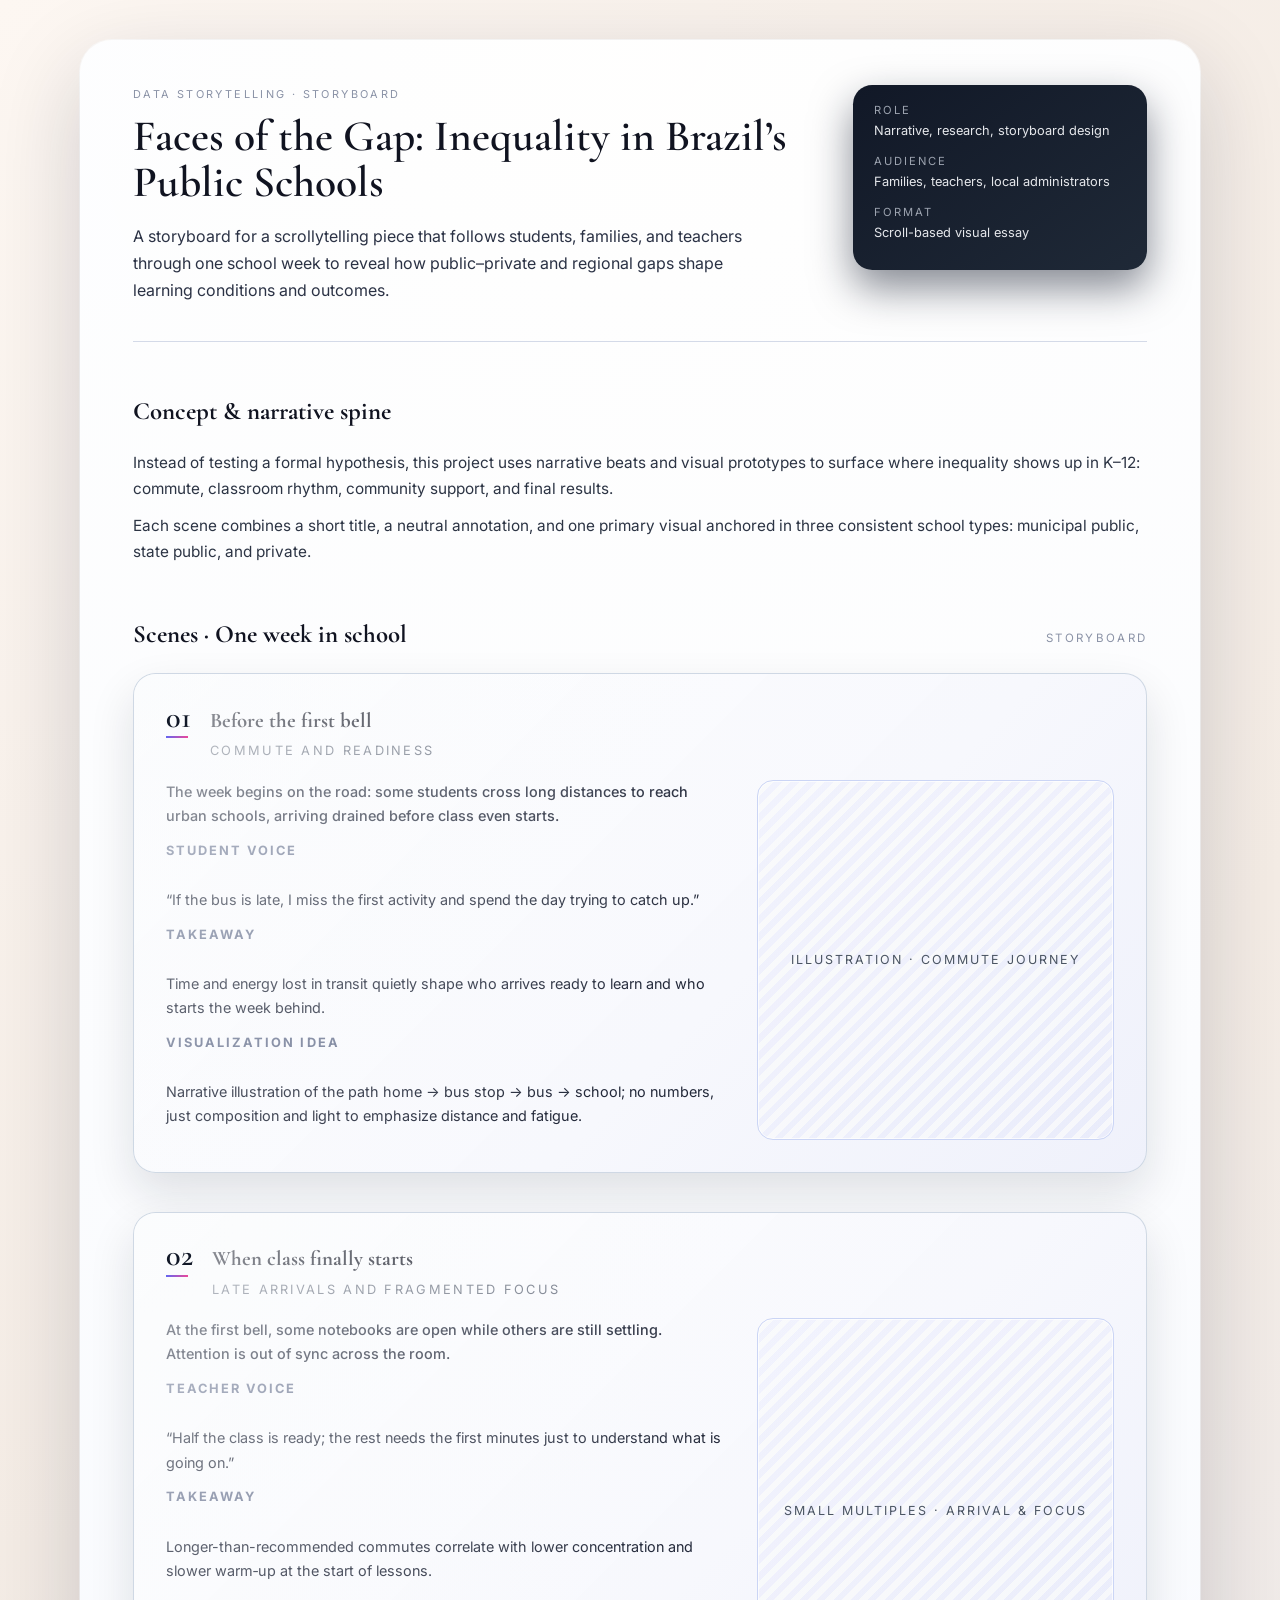
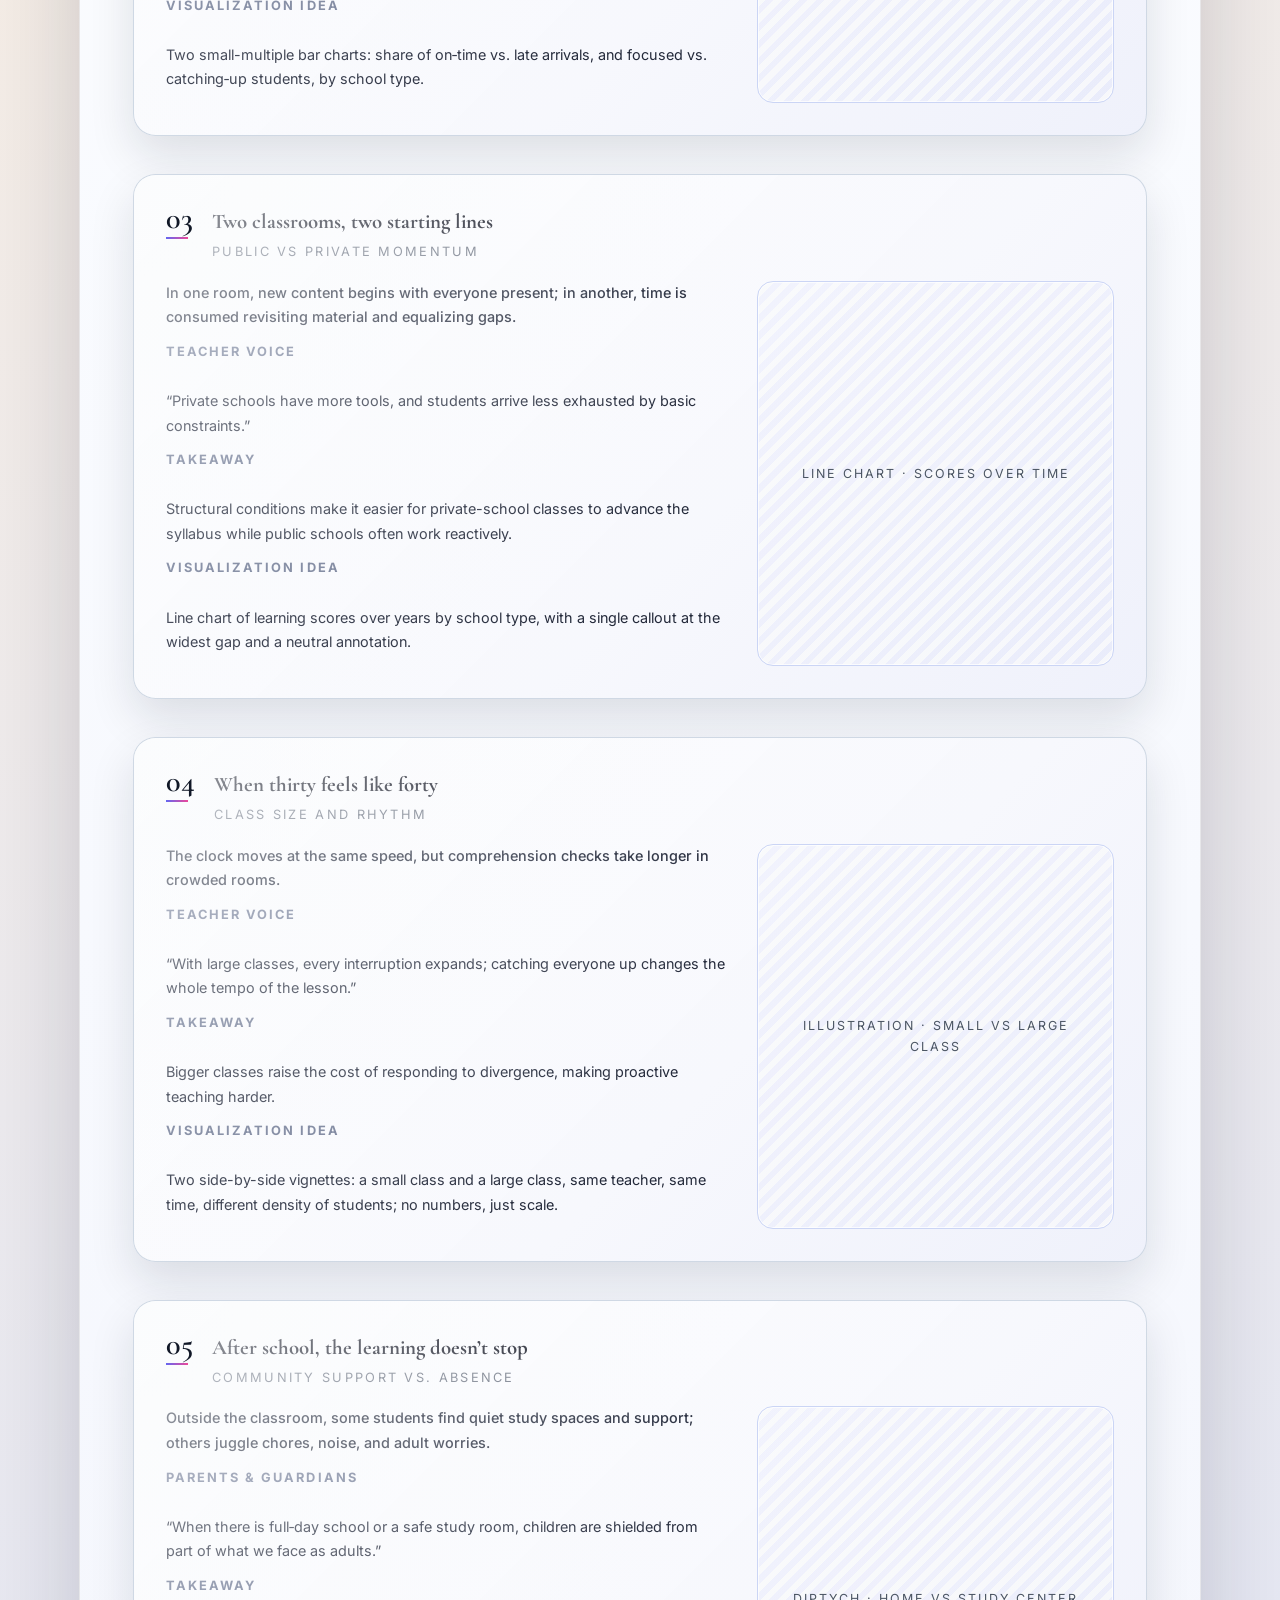
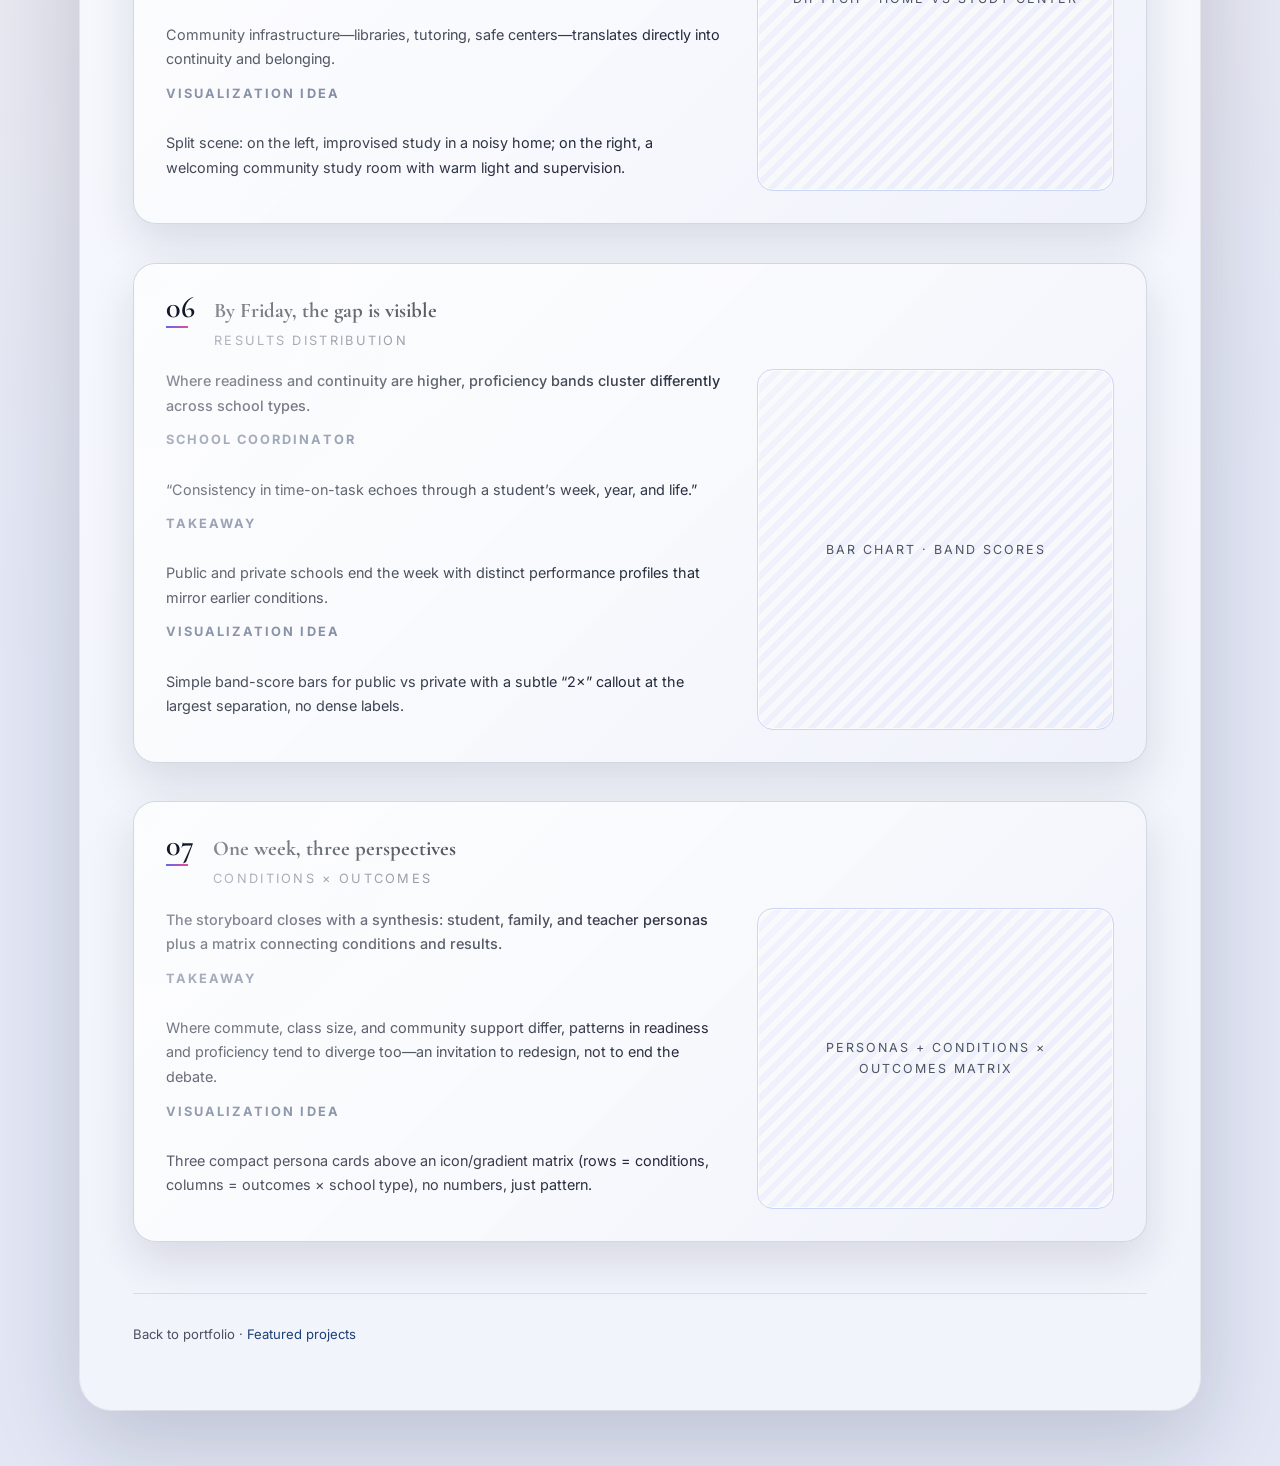
<file: gap-storyboard.html>
<!DOCTYPE html>
<html lang="en">
<head>
  <meta charset="UTF-8" />

  <title>Faces of the Gap · Storyboard</title>
  <meta name="viewport" content="width=device-width, initial-scale=1" />
  <link href="https://fonts.googleapis.com/css2?family=Cormorant+Garamond:wght@500;600;700&family=Inter:wght@300;400;500;600&display=swap" rel="stylesheet">
  <link rel="stylesheet" href="css/gap-storyboard.css" />
</head>
<body>
  <div class="story-page">

    <header class="story-hero">
      <div class="story-hero-text">
        <p class="story-eyebrow">Data storytelling · Storyboard</p>
        <h1 class="story-title">Faces of the Gap: Inequality in Brazil’s Public Schools</h1>
        <p class="story-deck">
          A storyboard for a scrollytelling piece that follows students, families, and teachers through one school week to reveal how public–private and regional gaps shape learning conditions and outcomes.
        </p>
      </div>

      <aside class="story-meta">
        <p><span>Role</span>Narrative, research, storyboard design</p>
        <p><span>Audience</span>Families, teachers, local administrators</p>
        <p><span>Format</span>Scroll-based visual essay</p>
      </aside>
    </header>

    <section class="story-section">
      <header class="section-head">
        <h2>Concept & narrative spine</h2>
      </header>
      <div class="section-body">
        <p>
          Instead of testing a formal hypothesis, this project uses narrative beats and visual prototypes to surface where inequality shows up in K–12: commute, classroom rhythm, community support, and final results.
        </p>
        <p>
          Each scene combines a short title, a neutral annotation, and one primary visual anchored in three consistent school types: municipal public, state public, and private.
        </p>
      </div>
    </section>

    <section class="story-section">
      <header class="section-head">
        <h2>Scenes · One week in school</h2>
        <span class="section-tag">Storyboard</span>
      </header>

      <ol class="scene-list">

        <!-- SCENE 1 -->
        <li class="scene">
          <div class="scene-header">
            <span class="scene-number">01</span>
            <div>
              <h3 class="scene-title">Before the first bell</h3>
              <p class="scene-kicker">Commute and readiness</p>
            </div>
          </div>

          <div class="scene-grid">
            <div class="scene-text">
              <p class="scene-note">
                The week begins on the road: some students cross long distances to reach urban schools, arriving drained before class even starts.
              </p>
              <p class="scene-voice">
                <strong>Student voice</strong><br>
                “If the bus is late, I miss the first activity and spend the day trying to catch up.”
              </p>
              <p class="scene-takeaway">
                <strong>Takeaway</strong><br>
                Time and energy lost in transit quietly shape who arrives ready to learn and who starts the week behind.
              </p>
              <p class="scene-design">
                <strong>Visualization idea</strong><br>
                Narrative illustration of the path home → bus stop → bus → school; no numbers, just composition and light to emphasize distance and fatigue.
              </p>
            </div>

            <div class="scene-visual">
              <div class="visual-placeholder">
                <span>Illustration · Commute journey</span>
              </div>
            </div>
          </div>
        </li>

        <!-- SCENE 2 -->
        <li class="scene">
          <div class="scene-header">
            <span class="scene-number">02</span>
            <div>
              <h3 class="scene-title">When class finally starts</h3>
              <p class="scene-kicker">Late arrivals and fragmented focus</p>
            </div>
          </div>

          <div class="scene-grid">
            <div class="scene-text">
              <p class="scene-note">
                At the first bell, some notebooks are open while others are still settling. Attention is out of sync across the room.
              </p>
              <p class="scene-voice">
                <strong>Teacher voice</strong><br>
                “Half the class is ready; the rest needs the first minutes just to understand what is going on.”
              </p>
              <p class="scene-takeaway">
                <strong>Takeaway</strong><br>
                Longer-than-recommended commutes correlate with lower concentration and slower warm‑up at the start of lessons.
              </p>
              <p class="scene-design">
                <strong>Visualization idea</strong><br>
                Two small-multiple bar charts: share of on‑time vs. late arrivals, and focused vs. catching‑up students, by school type.
              </p>
            </div>
            <div class="scene-visual">
              <div class="visual-placeholder">
                <span>Small multiples · Arrival & focus</span>
              </div>
            </div>
          </div>
        </li>

        <!-- SCENE 3 -->
        <li class="scene">
          <div class="scene-header">
            <span class="scene-number">03</span>
            <div>
              <h3 class="scene-title">Two classrooms, two starting lines</h3>
              <p class="scene-kicker">Public vs private momentum</p>
            </div>
          </div>

          <div class="scene-grid">
            <div class="scene-text">
              <p class="scene-note">
                In one room, new content begins with everyone present; in another, time is consumed revisiting material and equalizing gaps.
              </p>
              <p class="scene-voice">
                <strong>Teacher voice</strong><br>
                “Private schools have more tools, and students arrive less exhausted by basic constraints.”
              </p>
              <p class="scene-takeaway">
                <strong>Takeaway</strong><br>
                Structural conditions make it easier for private-school classes to advance the syllabus while public schools often work reactively.
              </p>
              <p class="scene-design">
                <strong>Visualization idea</strong><br>
                Line chart of learning scores over years by school type, with a single callout at the widest gap and a neutral annotation.
              </p>
            </div>
            <div class="scene-visual">
              <div class="visual-placeholder">
                <span>Line chart · Scores over time</span>
              </div>
            </div>
          </div>
        </li>

        <!-- SCENE 4 -->
        <li class="scene">
          <div class="scene-header">
            <span class="scene-number">04</span>
            <div>
              <h3 class="scene-title">When thirty feels like forty</h3>
              <p class="scene-kicker">Class size and rhythm</p>
            </div>
          </div>

          <div class="scene-grid">
            <div class="scene-text">
              <p class="scene-note">
                The clock moves at the same speed, but comprehension checks take longer in crowded rooms.
              </p>
              <p class="scene-voice">
                <strong>Teacher voice</strong><br>
                “With large classes, every interruption expands; catching everyone up changes the whole tempo of the lesson.”
              </p>
              <p class="scene-takeaway">
                <strong>Takeaway</strong><br>
                Bigger classes raise the cost of responding to divergence, making proactive teaching harder.
              </p>
              <p class="scene-design">
                <strong>Visualization idea</strong><br>
                Two side-by-side vignettes: a small class and a large class, same teacher, same time, different density of students; no numbers, just scale.
              </p>
            </div>
            <div class="scene-visual">
              <div class="visual-placeholder">
                <span>Illustration · Small vs large class</span>
              </div>
            </div>
          </div>
        </li>

        <!-- SCENE 5 -->
        <li class="scene">
          <div class="scene-header">
            <span class="scene-number">05</span>
            <div>
              <h3 class="scene-title">After school, the learning doesn’t stop</h3>
              <p class="scene-kicker">Community support vs. absence</p>
            </div>
          </div>

          <div class="scene-grid">
            <div class="scene-text">
              <p class="scene-note">
                Outside the classroom, some students find quiet study spaces and support; others juggle chores, noise, and adult worries.
              </p>
              <p class="scene-voice">
                <strong>Parents & guardians</strong><br>
                “When there is full‑day school or a safe study room, children are shielded from part of what we face as adults.”
              </p>
              <p class="scene-takeaway">
                <strong>Takeaway</strong><br>
                Community infrastructure—libraries, tutoring, safe centers—translates directly into continuity and belonging.
              </p>
              <p class="scene-design">
                <strong>Visualization idea</strong><br>
                Split scene: on the left, improvised study in a noisy home; on the right, a welcoming community study room with warm light and supervision.
              </p>
            </div>
            <div class="scene-visual">
              <div class="visual-placeholder">
                <span>Diptych · Home vs study center</span>
              </div>
            </div>
          </div>
        </li>

        <!-- SCENE 6 -->
        <li class="scene">
          <div class="scene-header">
            <span class="scene-number">06</span>
            <div>
              <h3 class="scene-title">By Friday, the gap is visible</h3>
              <p class="scene-kicker">Results distribution</p>
            </div>
          </div>

          <div class="scene-grid">
            <div class="scene-text">
              <p class="scene-note">
                Where readiness and continuity are higher, proficiency bands cluster differently across school types.
              </p>
              <p class="scene-voice">
                <strong>School coordinator</strong><br>
                “Consistency in time-on-task echoes through a student’s week, year, and life.”
              </p>
              <p class="scene-takeaway">
                <strong>Takeaway</strong><br>
                Public and private schools end the week with distinct performance profiles that mirror earlier conditions.
              </p>
              <p class="scene-design">
                <strong>Visualization idea</strong><br>
                Simple band-score bars for public vs private with a subtle “2×” callout at the largest separation, no dense labels.
              </p>
            </div>
            <div class="scene-visual">
              <div class="visual-placeholder">
                <span>Bar chart · Band scores</span>
              </div>
            </div>
          </div>
        </li>

        <!-- SCENE 7 -->
        <li class="scene">
          <div class="scene-header">
            <span class="scene-number">07</span>
            <div>
              <h3 class="scene-title">One week, three perspectives</h3>
              <p class="scene-kicker">Conditions × outcomes</p>
            </div>
          </div>

          <div class="scene-grid">
            <div class="scene-text">
              <p class="scene-note">
                The storyboard closes with a synthesis: student, family, and teacher personas plus a matrix connecting conditions and results.
              </p>
              <p class="scene-takeaway">
                <strong>Takeaway</strong><br>
                Where commute, class size, and community support differ, patterns in readiness and proficiency tend to diverge too—an invitation to redesign, not to end the debate.
              </p>
              <p class="scene-design">
                <strong>Visualization idea</strong><br>
                Three compact persona cards above an icon/gradient matrix (rows = conditions, columns = outcomes × school type), no numbers, just pattern.
              </p>
            </div>
            <div class="scene-visual">
              <div class="visual-placeholder">
                <span>Personas + Conditions × Outcomes matrix</span>
              </div>
            </div>
          </div>
        </li>

      </ol>
    </section>

    <footer class="story-footer">
      <p>
        Back to portfolio · <a href="index.html#projects">Featured projects</a>
      </p>
    </footer>

  </div>
</body>
</html>
</file>
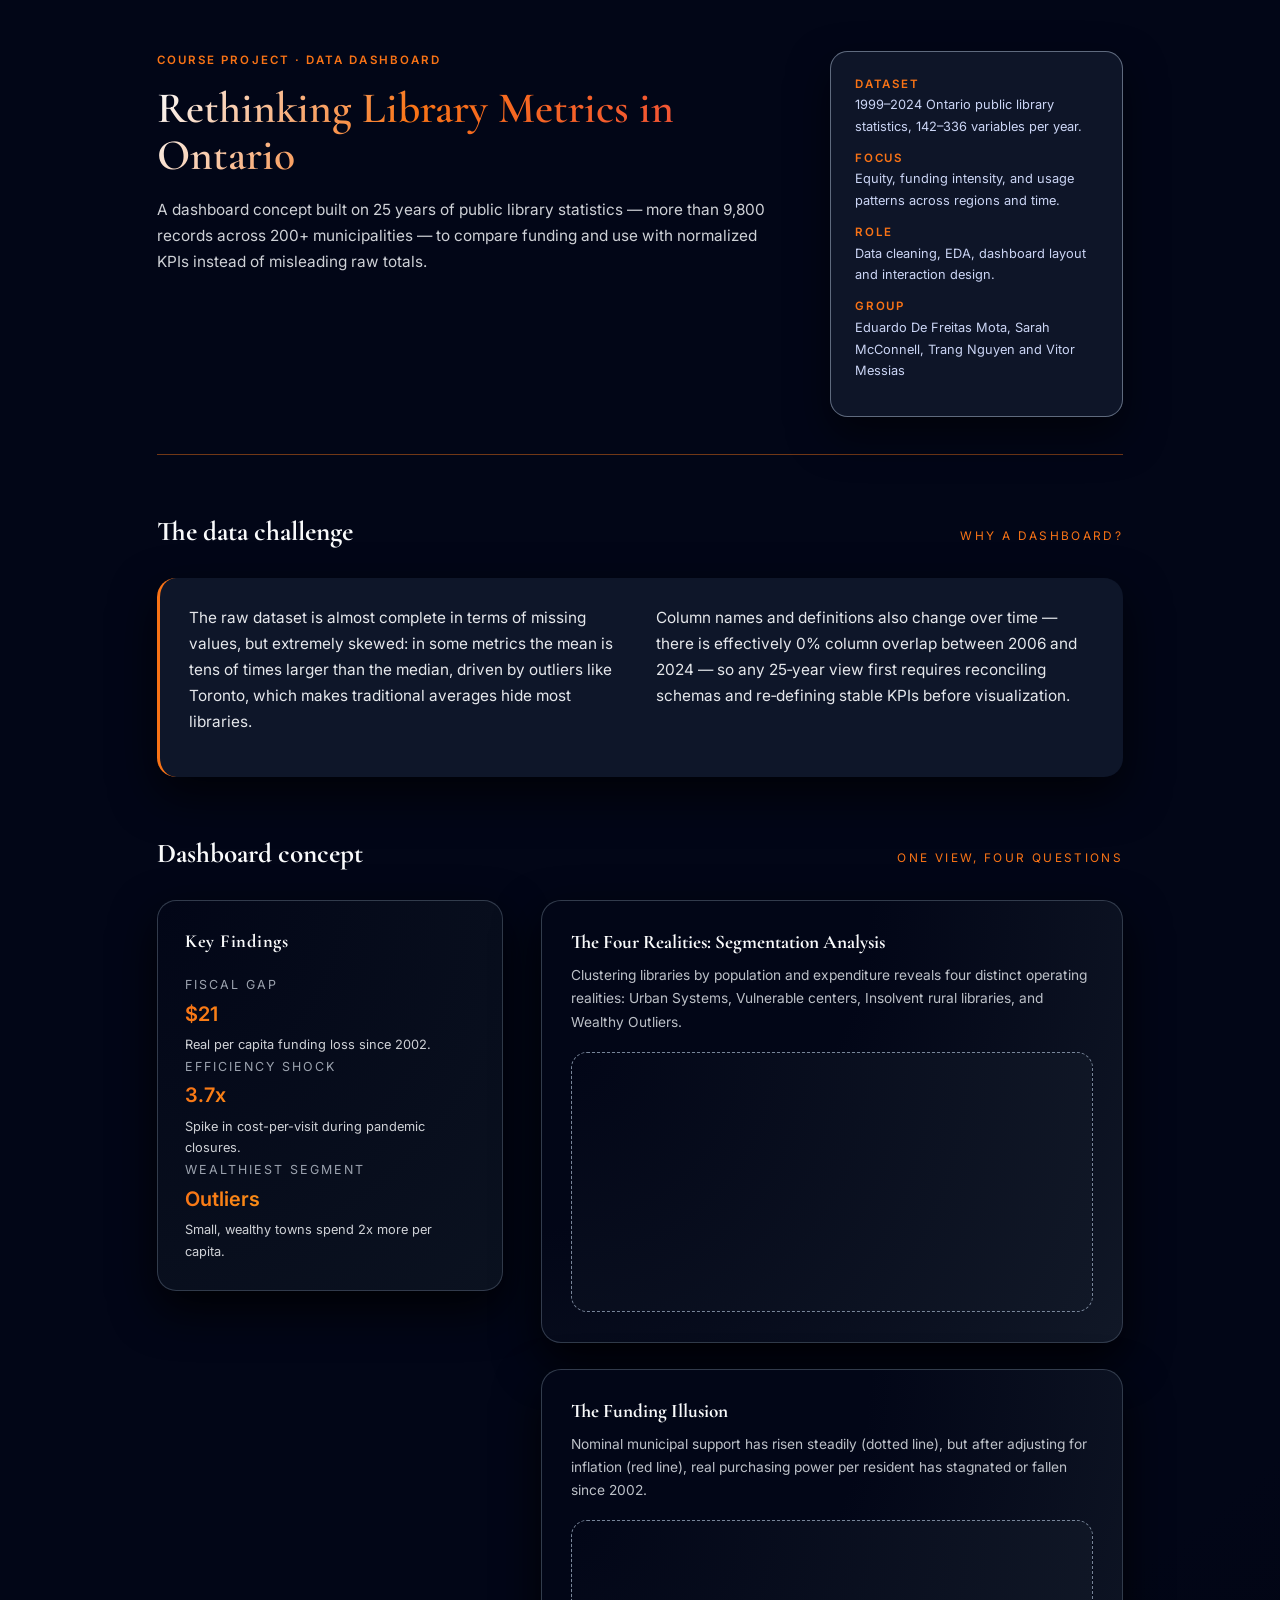
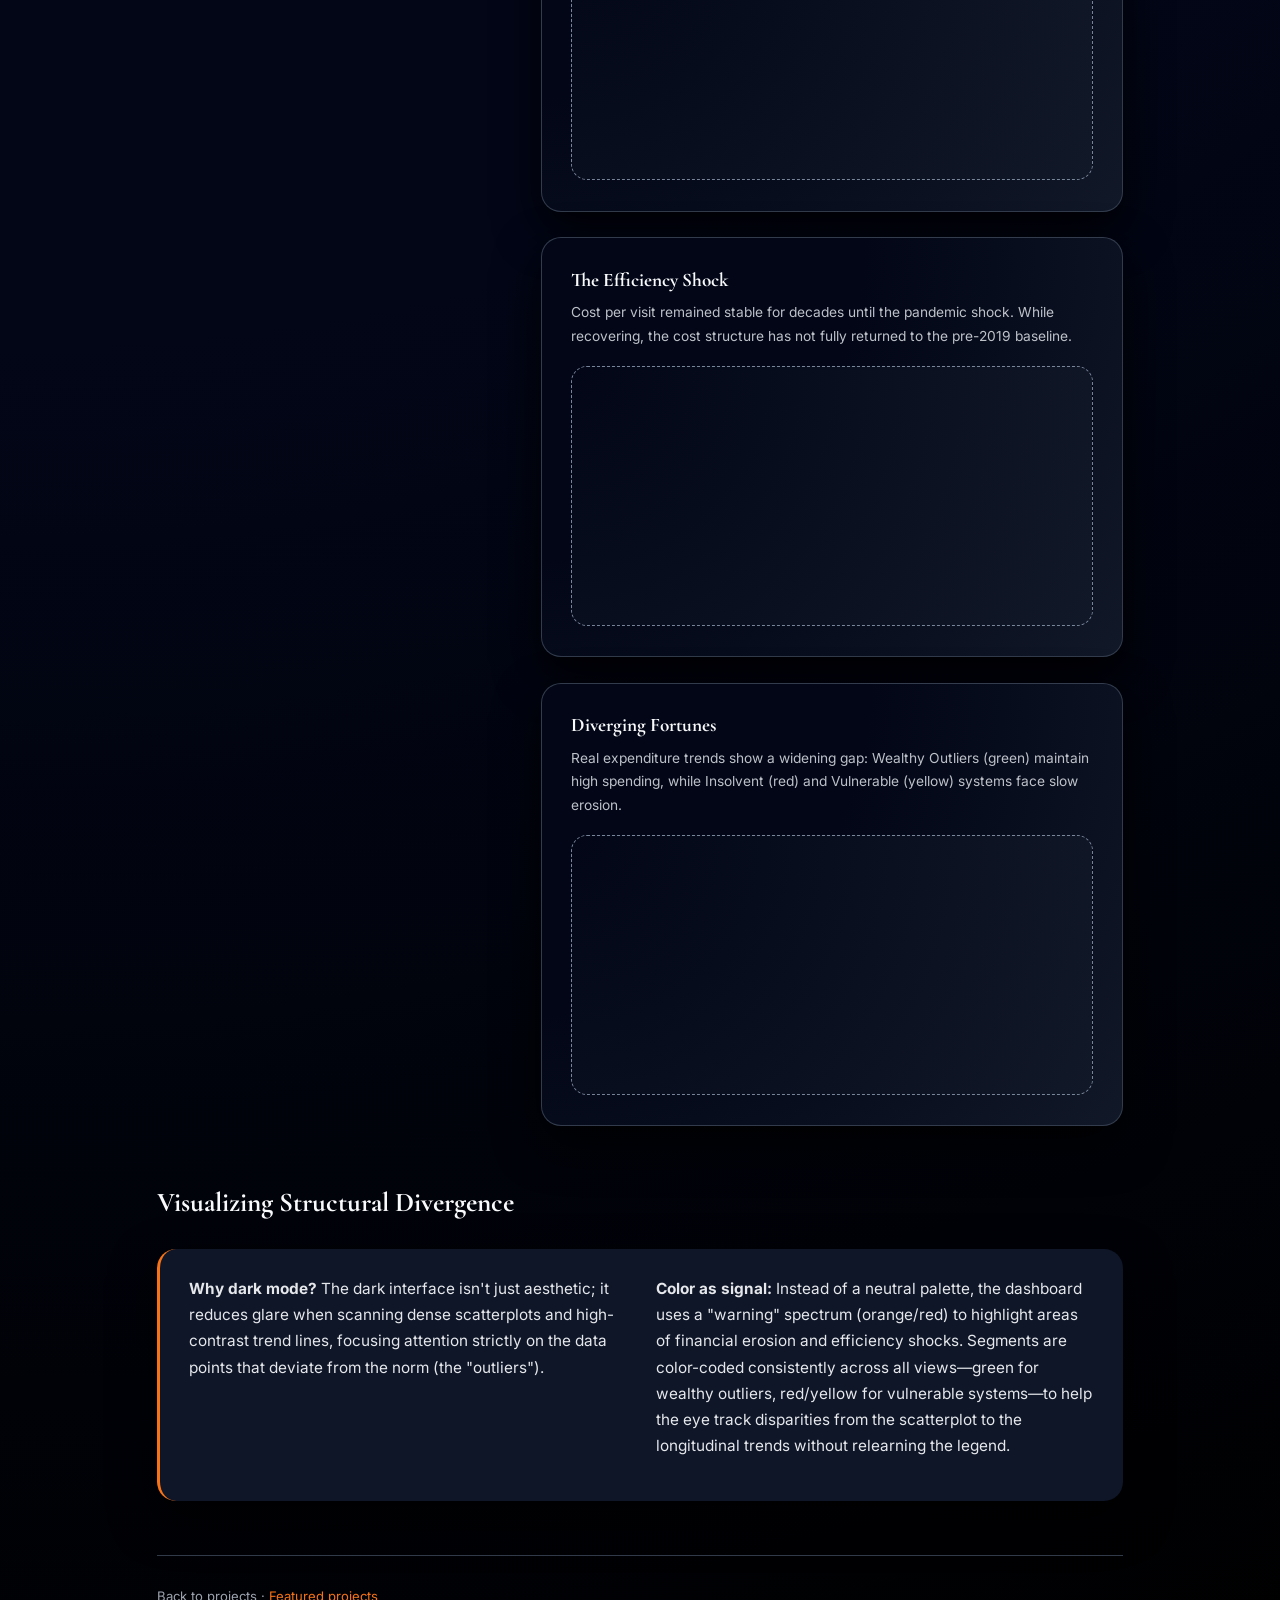
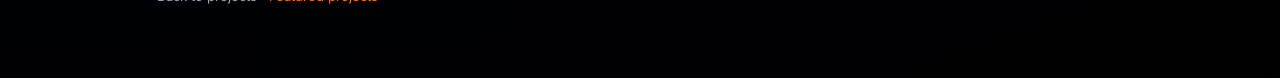
<file: libraries-dashboard.html>
<!DOCTYPE html>
<html lang="en">
<head>
  <meta charset="UTF-8" />
  <title>Rethinking Library Metrics in Ontario | Vitor Messias</title>
  <meta name="viewport" content="width=device-width, initial-scale=1" />
  <link href="https://fonts.googleapis.com/css2?family=Cormorant+Garamond:wght@500;600;700&family=Inter:wght@300;400;500;600&display=swap" rel="stylesheet">
  <link rel="stylesheet" href="css/libraries-dashboard.css" />
</head>
<body>
  <div class="page">

    <!-- HERO -->
    <header class="hero">
      <div class="hero-text">
        <p class="eyebrow">Course project · Data dashboard</p>
        <h1 class="hero-title">Rethinking Library Metrics in Ontario</h1>
        <p class="hero-deck">
          A dashboard concept built on 25 years of public library statistics — more than 9,800 records across 200+ municipalities — to compare funding and use with normalized KPIs instead of misleading raw totals.
        </p>
      </div>
      <aside class="hero-meta">
        <p><span>Dataset</span>1999–2024 Ontario public library statistics, 142–336 variables per year.</p>
        <p><span>Focus</span>Equity, funding intensity, and usage patterns across regions and time.</p>
        <p><span>Role</span>Data cleaning, EDA, dashboard layout and interaction design.</p>
        <p><span>Group</span>Eduardo De Freitas Mota, Sarah McConnell, Trang Nguyen and Vitor Messias </p>
      </aside>
    </header>

    <!-- SECTION: DATA CHALLENGE -->
    <section class="section">
      <header class="section-head">
        <h2>The data challenge</h2>
        <span class="section-tag">Why a dashboard?</span>
      </header>
      <div class="section-body two-col">
        <p>
          The raw dataset is almost complete in terms of missing values, but extremely skewed: in some metrics the mean is tens of times larger than the median, driven by outliers like Toronto, which makes traditional averages hide most libraries.
        </p>
        <p>
          Column names and definitions also change over time — there is effectively 0% column overlap between 2006 and 2024 — so any 25‑year view first requires reconciling schemas and re‑defining stable KPIs before visualization.
        </p>
      </div>
    </section>

    <!-- DASHBOARD LAYOUT -->
    <section class="section">
      <header class="section-head">
        <h2>Dashboard concept</h2>
        <span class="section-tag">One view, four questions</span>
      </header>

      <div class="dash-layout">
        <!-- LEFT: KEY FINDINGS (Updated to match data) -->
        <aside class="dash-sidebar">
          <div class="panel panel-kpis">
            <h3>Key Findings</h3>
            <div class="kpi">
              <span class="kpi-label">Fiscal Gap</span>
              <span class="kpi-value">$21</span>
              <span class="kpi-note">Real per capita funding loss since 2002.</span>
            </div>
            <div class="kpi">
              <span class="kpi-label">Efficiency Shock</span>
              <span class="kpi-value">3.7x</span>
              <span class="kpi-note">Spike in cost-per-visit during pandemic closures.</span>
            </div>
            <div class="kpi">
              <span class="kpi-label">Wealthiest Segment</span>
              <span class="kpi-value">Outliers</span>
              <span class="kpi-note">Small, wealthy towns spend 2x more per capita.</span>
            </div>
          </div>
        </aside>

        <!-- RIGHT: MAIN VIEWS -->
        <div class="dash-main">

          <!-- VIEW 1: SCATTER -->
          <section class="view view-scatter">
            <header class="view-head">
              <h3>The Four Realities: Segmentation Analysis</h3>
              <p>Clustering libraries by population and expenditure reveals four distinct operating realities: Urban Systems, Vulnerable centers, Insolvent rural libraries, and Wealthy Outliers.</p>
            </header>
            <div class="view-body">
              <div id="viz-funding-scatter" class="viz-placeholder"></div>
            </div>
          </section>

          <!-- VIEW 2: FUNDING ILLUSION -->
          <section class="view view-line">
            <header class="view-head">
              <h3>The Funding Illusion</h3>
              <p>Nominal municipal support has risen steadily (dotted line), but after adjusting for inflation (red line), real purchasing power per resident has stagnated or fallen since 2002.</p>
            </header>
            <div class="view-body">
              <div id="viz-revenue-ranking" class="viz-placeholder"></div>
            </div>
          </section>

          <!-- VIEW 3: COST INDEX -->
          <section class="view view-line">
            <header class="view-head">
              <h3>The Efficiency Shock</h3>
              <p>Cost per visit remained stable for decades until the pandemic shock. While recovering, the cost structure has not fully returned to the pre-2019 baseline.</p>
            </header>
            <div class="view-body">
              <div id="viz-index-lines" class="viz-placeholder"></div>
            </div>
          </section>

          <!-- VIEW 4: SEGMENT TRENDS -->
          <section class="view view-line">
            <header class="view-head">
              <h3>Diverging Fortunes</h3>
              <p>Real expenditure trends show a widening gap: Wealthy Outliers (green) maintain high spending, while Insolvent (red) and Vulnerable (yellow) systems face slow erosion.</p>
            </header>
            <div class="view-body">
              <div id="viz-metrics-gap" class="viz-placeholder"></div>
            </div>
          </section>

        </div>
      </div>
    </section>

    <!-- SECTION: DESIGN RATIONALE -->
<section class="section">
  <header class="section-head">
    <h2>Visualizing Structural Divergence</h2>
  </header>
  <div class="section-body two-col">
    <p>
      <strong>Why dark mode?</strong> The dark interface isn't just aesthetic; it reduces glare when scanning dense scatterplots and high-contrast trend lines, focusing attention strictly on the data points that deviate from the norm (the "outliers").
    </p>
    <p>
      <strong>Color as signal:</strong> Instead of a neutral palette, the dashboard uses a "warning" spectrum (orange/red) to highlight areas of financial erosion and efficiency shocks. Segments are color-coded consistently across all views—green for wealthy outliers, red/yellow for vulnerable systems—to help the eye track disparities from the scatterplot to the longitudinal trends without relearning the legend.
    </p>
  </div>
</section>


    <!-- FOOTER -->

  <footer class="footer">
        <p>
          Back to projects · <a href="index.html#projects">Featured projects</a>
        </p>
      </footer>
    
  </div>

  <!-- SCRIPTS -->
  <script src="https://d3js.org/d3.v7.min.js"></script>
  <script src="js/libraries-dashboard.js"></script>
</body>
</html>
</file>
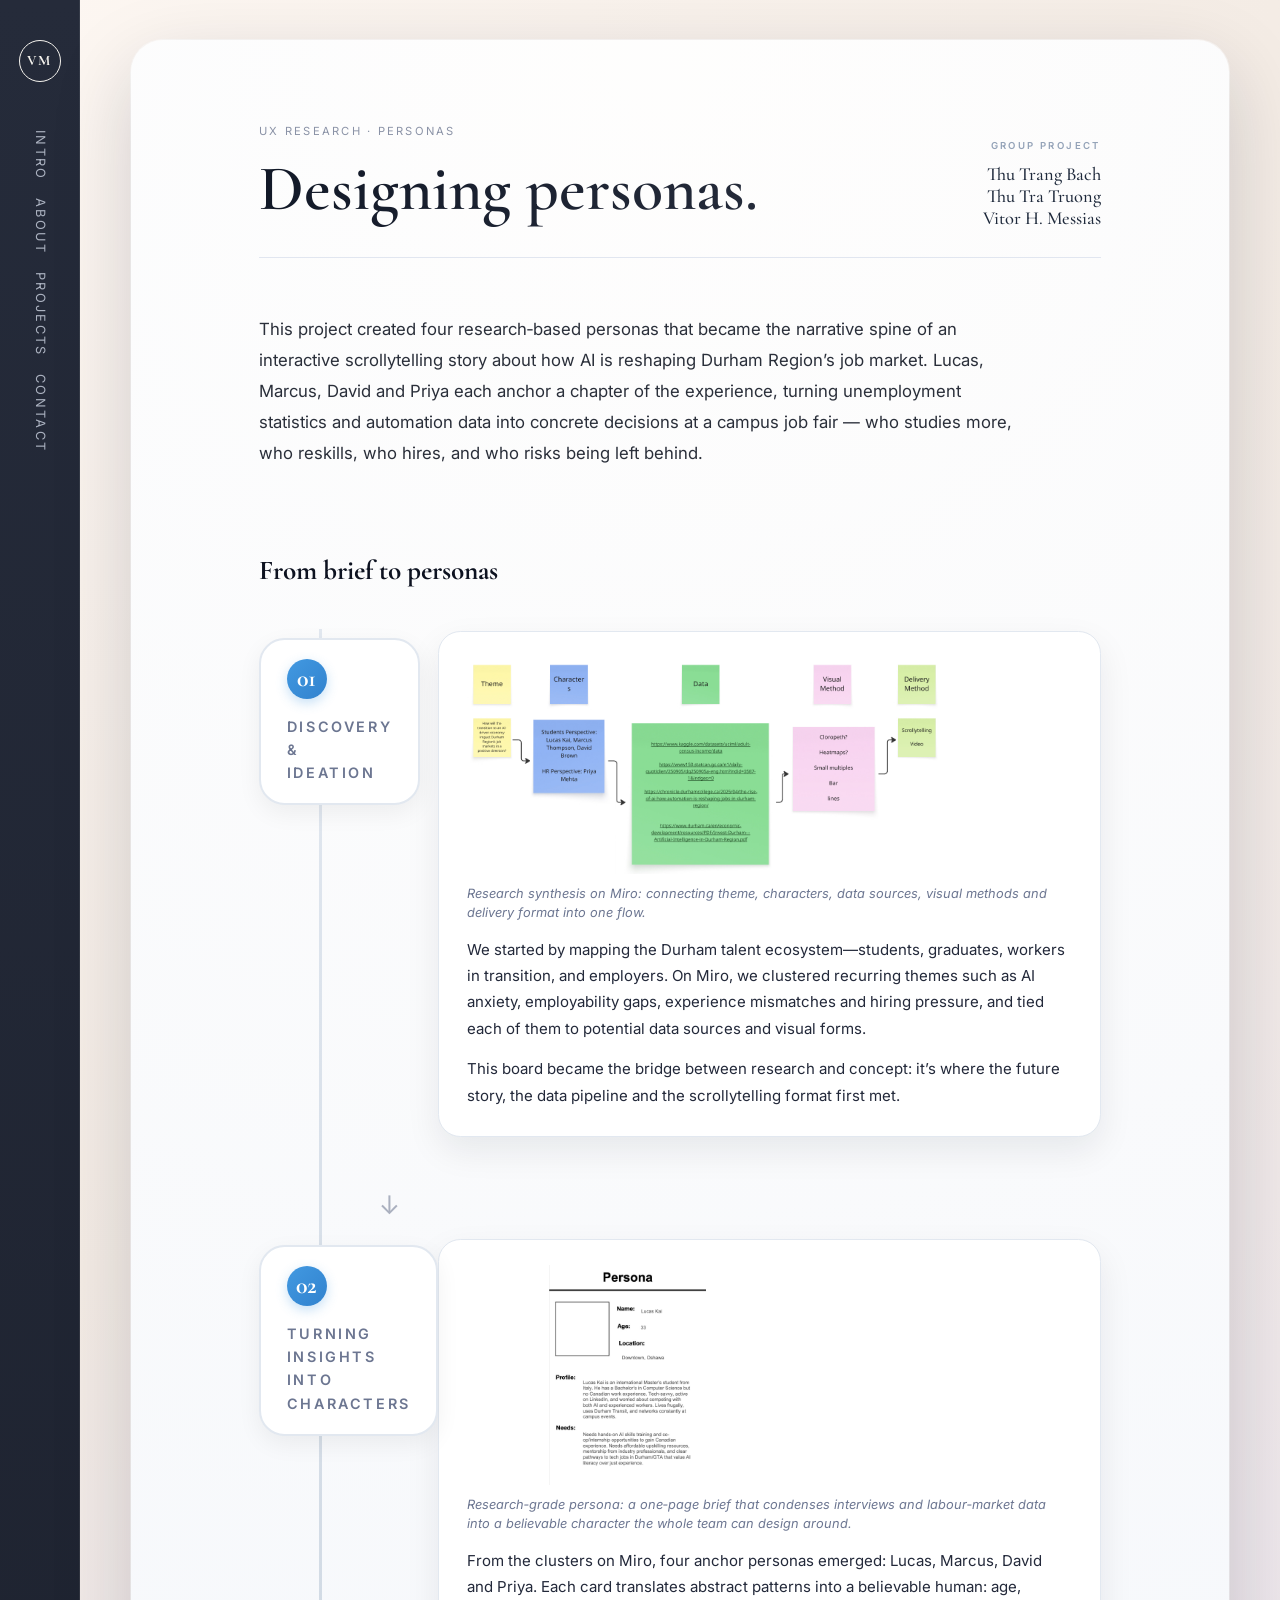
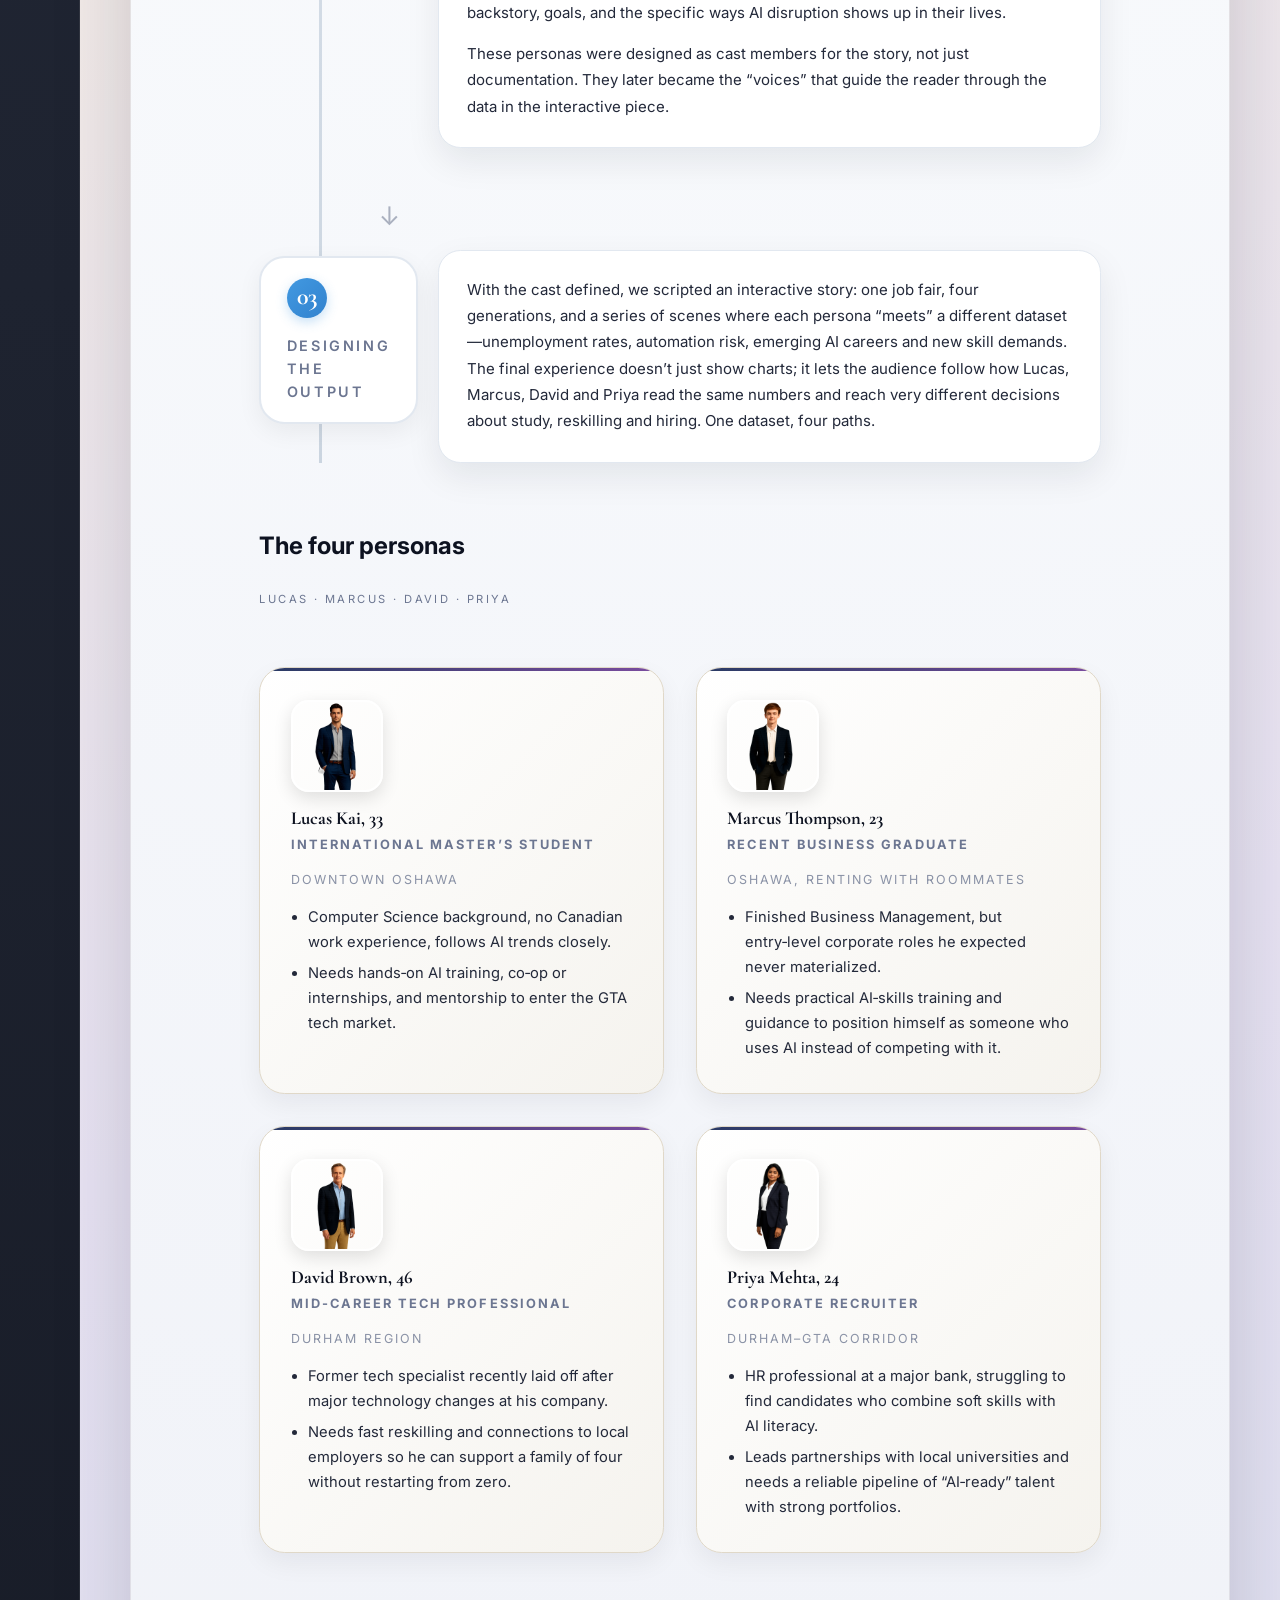
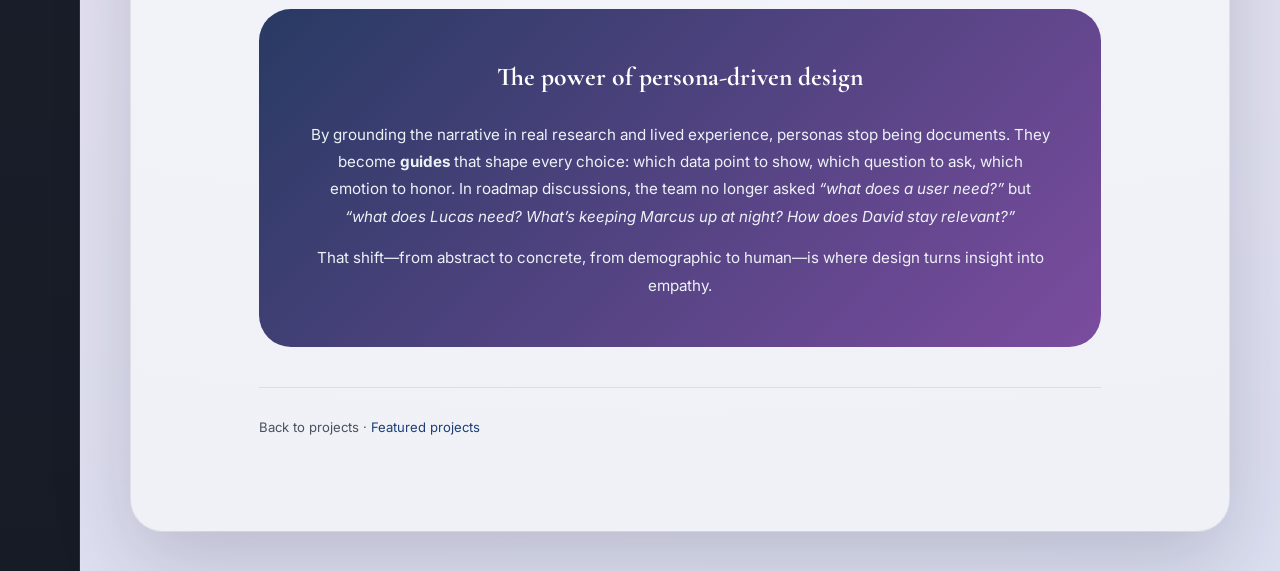
<file: ontech-personas.html>
<!DOCTYPE html>
<html lang="en">
<head>
  <meta charset="UTF-8" />
  <title>Personas | Vitor Messias</title>
  <meta name="viewport" content="width=device-width, initial-scale=1" />
  <link href="https://fonts.googleapis.com/css2?family=Cormorant+Garamond:wght@500;600;700&family=Inter:wght@300;400;600;700&display=swap" rel="stylesheet">
  <link rel="stylesheet" href="css/personas.css" />
</head>
<body class="personas-body">
  <div class="page">
    <aside class="side-nav">
      <div class="logo-mark">VM</div>
      <nav>
        <a href="index.html#top" class="nav-link">Intro</a>
        <a href="index.html#about" class="nav-link">About</a>
        <a href="index.html#projects" class="nav-link">Projects</a>
        <a href="index.html#contact" class="nav-link">Contact</a>
      </nav>
    </aside>

    <main class="main-content personas-main">
      <header class="section-head personas-head">
        <div>
          <p class="eyebrow">UX Research · Personas</p>
          <h1 class="hero-title personas-title">
            Designing personas.
          </h1>
        </div>
<div class="project-credits">
  <span class="credits-label">Group Project</span>
  <div class="credits-names">
    <span>Thu Trang Bach</span>
    <span>Thu Tra Truong</span>
    <span>Vitor H. Messias</span>
  </div>
</div>

      </header>

      <section class="personas-intro">
        <p>
          This project created four research‑based personas that became the narrative spine of an interactive scrollytelling story about how AI is reshaping Durham Region’s job market.
          Lucas, Marcus, David and Priya each anchor a chapter of the experience, turning unemployment statistics and automation data into concrete decisions at a campus job fair — who studies more, who reskills, who hires, and who risks being left behind.
        </p>
      </section>

      <!-- FROM BRIEF TO PERSONAS -->
      <section class="personas-process-flow">
        <h2>From brief to personas</h2>

        <!-- 01 – Discovery & Ideation (Miro) -->
        <div class="process-stage">
          <div class="stage-label">
            <span class="stage-number">01</span>
            <h3>Discovery & ideation</h3>
          </div>

          <div class="stage-body">
            <figure class="stage-figure">
              <img src="images/miro_board.jpg"
                   alt="Miro board showing theme, characters, data sources, visual and delivery methods">
              <figcaption>
                Research synthesis on Miro: connecting theme, characters, data sources, visual methods and delivery format into one flow.
              </figcaption>
            </figure>

            <p>
              We started by mapping the Durham talent ecosystem—students, graduates, workers in transition, and employers.
              On Miro, we clustered recurring themes such as AI anxiety, employability gaps, experience mismatches and hiring pressure,
              and tied each of them to potential data sources and visual forms.
            </p>
            <p>
              This board became the bridge between research and concept: it’s where the future story, the data pipeline and the scrollytelling format first met.
            </p>
          </div>
        </div>

        <div class="stage-connector">↓</div>

        <!-- 02 – Persona definition (card) -->
        <div class="process-stage">
          <div class="stage-label">
            <span class="stage-number">02</span>
            <h3>Turning insights into characters</h3>
          </div>

          <div class="stage-body">
            <figure class="stage-figure stage-figure-card">
              <img src="images/ontech-brief.jpg"
                   alt="Persona card showing Lucas Kai's profile and needs">
              <figcaption>
                Research‑grade persona: a one‑page brief that condenses interviews and labour‑market data into a believable character the whole team can design around.
              </figcaption>
            </figure>

            <p>
              From the clusters on Miro, four anchor personas emerged: Lucas, Marcus, David and Priya.
              Each card translates abstract patterns into a believable human: age, backstory, goals, and the specific ways
              AI disruption shows up in their lives.
            </p>
            <p>
              These personas were designed as cast members for the story, not just documentation.
              They later became the “voices” that guide the reader through the data in the interactive piece.
            </p>
          </div>
        </div>

        <div class="stage-connector">↓</div>

        <!-- 03 – Output (texto, sem imagem) -->
        <div class="process-stage process-output-only">
          <div class="stage-label">
            <span class="stage-number">03</span>
            <h3>Designing the output</h3>
          </div>

          <div class="stage-body">
            <p>
              With the cast defined, we scripted an interactive story: one job fair, four generations, and a series of scenes where
              each persona “meets” a different dataset—unemployment rates, automation risk, emerging AI careers and new skill demands.
              The final experience doesn’t just show charts; it lets the audience follow how Lucas, Marcus, David and Priya
              read the same numbers and reach very different decisions about study, reskilling and hiring. One dataset, four paths.
            </p>
          </div>
        </div>
      </section>

      <!-- GRID DAS QUATRO PERSONAS -->
      <section class="personas-grid-section">
        <header class="section-head personas-subhead">
          <h2>The four personas</h2>
          <span class="section-tag">Lucas · Marcus · David · Priya</span>
        </header>

        <div class="personas-grid">
          <!-- Lucas -->
          <article class="persona-card">
            <img src="images/lucas.png" alt="Portrait of Lucas Kai persona" class="persona-photo">
            <h3>Lucas Kai, 33<br><span>International Master’s Student</span></h3>
            <p class="persona-location">Downtown Oshawa</p>
            <ul>
              <li>Computer Science background, no Canadian work experience, follows AI trends closely.</li>
              <li>Needs hands‑on AI training, co‑op or internships, and mentorship to enter the GTA tech market.</li>
            </ul>
          </article>

          <!-- Marcus -->
          <article class="persona-card">
            <img src="images/marcus.png" alt="Portrait of Marcus Thompson persona" class="persona-photo">
            <h3>Marcus Thompson, 23<br><span>Recent Business Graduate</span></h3>
            <p class="persona-location">Oshawa, renting with roommates</p>
            <ul>
              <li>Finished Business Management, but entry‑level corporate roles he expected never materialized.</li>
              <li>Needs practical AI‑skills training and guidance to position himself as someone who uses AI instead of competing with it.</li>
            </ul>
          </article>

          <!-- David -->
          <article class="persona-card">
            <img src="images/david.png" alt="Portrait of David Brown persona" class="persona-photo">
            <h3>David Brown, 46<br><span>Mid‑career Tech Professional</span></h3>
            <p class="persona-location">Durham Region</p>
            <ul>
              <li>Former tech specialist recently laid off after major technology changes at his company.</li>
              <li>Needs fast reskilling and connections to local employers so he can support a family of four without restarting from zero.</li>
            </ul>
          </article>

          <!-- Priya -->
          <article class="persona-card">
            <img src="images/priya.png" alt="Portrait of Priya Mehta persona" class="persona-photo">
            <h3>Priya Mehta, 24<br><span>Corporate Recruiter</span></h3>
            <p class="persona-location">Durham–GTA corridor</p>
            <ul>
              <li>HR professional at a major bank, struggling to find candidates who combine soft skills with AI literacy.</li>
              <li>Leads partnerships with local universities and needs a reliable pipeline of “AI‑ready” talent with strong portfolios.</li>
            </ul>
          </article>
        </div>
      </section>

      <!-- IMPACT / CLOSING -->
      <section class="personas-impact">
        <h3>The power of persona‑driven design</h3>
        <p>
          By grounding the narrative in real research and lived experience, personas stop being documents. They become <strong>guides</strong>
          that shape every choice: which data point to show, which question to ask, which emotion to honor.
          In roadmap discussions, the team no longer asked <em>“what does a user need?”</em> but
          <em>“what does Lucas need? What’s keeping Marcus up at night? How does David stay relevant?”</em>
        </p>
        <p>
          That shift—from abstract to concrete, from demographic to human—is where design turns insight into empathy.
        </p>
      </section>

      <footer class="footer">
        <p>
          Back to projects · <a href="index.html#projects">Featured projects</a>
        </p>
      </footer>
    </main>
  </div>
</body>
</html>
</file>
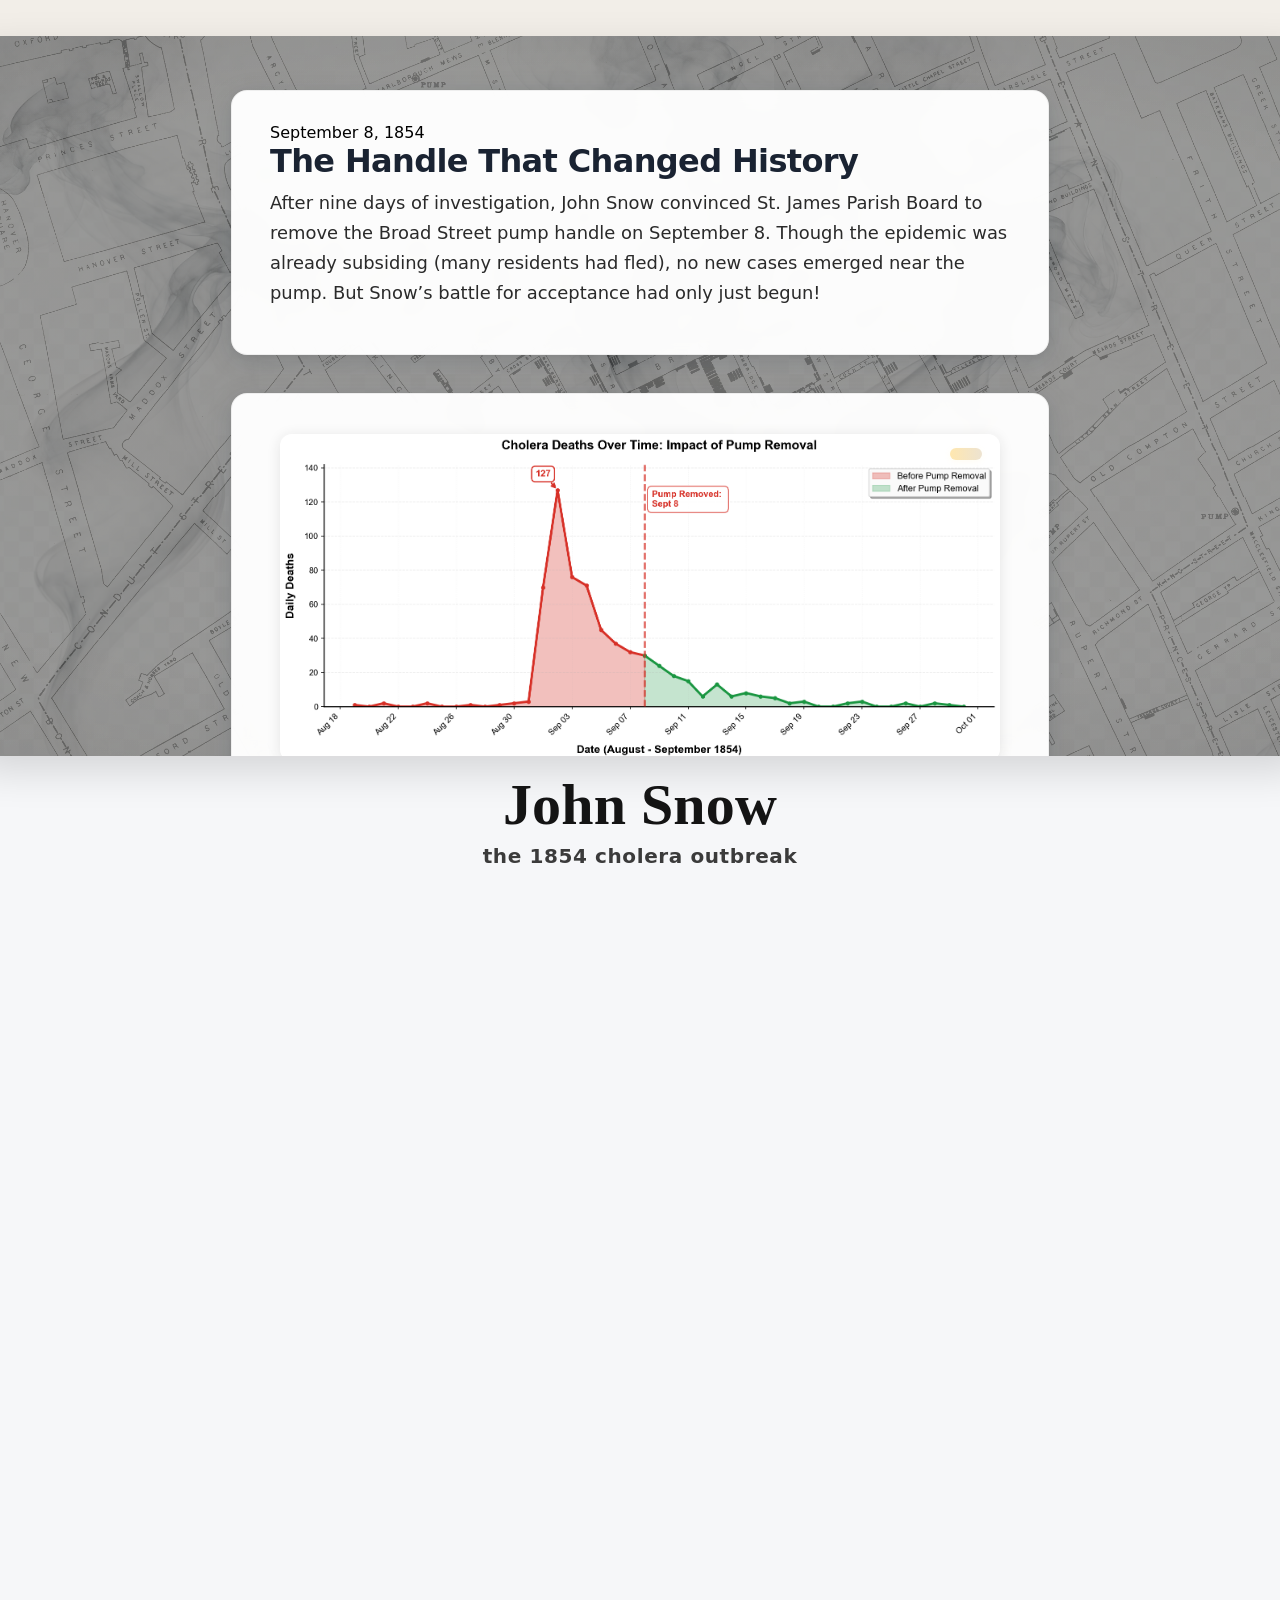
<file: snow/snow.html>
<!DOCTYPE html>
<html lang="en">
    <head>
        <meta charset="UTF-8">
            <title>John Snow: the 1854 Cholera Outbreak</title>
            <meta name="viewport" content="width=device-width, initial-scale=1">
                <link rel="stylesheet" href="css/styles.css">
    </head>
    <body>
        
        <section id="scrolly" class="scrolly scene-video">
            <div class="graphic">
                
                <div class="frame">
                    <div class="frame-inner">
                        <img class="map-img" src="images/Snow-cholera-map-1.jpg" alt="John Snow 1854 cholera map">
                            <div class="scrim" aria-hidden="true"></div>
                            <div class="smoke" aria-hidden="true"></div>
                    </div>
                    
                    <!-- Banner inicial + Cientistas -->
                    <div class="overlay overlay-1">
                        <div class="banner">
                            <p>In late summer 1854, the Soho district of London was struck by a sudden cholera outbreak that spread throughout August and early September, with cases concentrated around Broad Street. Within days, hundreds of deaths accumulated in the surrounding streets. For most physicians, the explanation seemed obvious: "miasma", air corrupted by filth, carried the disease through the alleys.</p>
                        </div>
                        
                        <div class="scientists-scene">
                            <img src="images/scientists_miasma.png" alt="Victorian scientists discussing miasma theory">
                        </div>
                    </div>
                    
                    <!-- Snow Theory -->
                    <div class="overlay overlay-2">
                        <div class="snow-theory-banner">
                            <p>
                            While nearly every British physician blamed ‘bad air’ from decomposing organic matter, Snow stood almost alone in arguing there was no correlation. Dismissed as ‘peculiar’ by London’s lead medical officer, he persisted—mapping deaths day by day to prove his theory...
                            </p>
                        </div>
                    </div>
                    
                    <!-- Learn more -->
                    <div class="learn-more-wrapper">
                        <div class="learn-more-container">
                            <button class="learn-more-btn">Learn more about John Snow</button>
                            
                            <div class="bio-card">
                                <div class="bio-content">
                                    <div class="bio-text">
                                        <h3>John Snow (1813-1858)</h3>
                                        <p>
                                        John Snow was born on March 15, 1813, in York, England, and died on June 16, 1858, in London, at the age of 45. From humble origins, Snow became a physician and excelled in both epidemiology and anesthesiology.
                                        </p>
                                        <a href="https://en.wikipedia.org/wiki/John_Snow" target="_blank" rel="noopener noreferrer" class="wiki-link">
                                            Read more on Wikipedia →
                                        </a>
                                    </div>
                                    <div class="bio-image">
                                        <img src="images/john_snow.jpeg" alt="John Snow portrait">
                                    </div>
                                </div>
                            </div>
                        </div>
                    </div>
                    
                    
                    <div class="video-card">
                        <video id="cholera-video" class="video-el" autoplay muted playsinline preload="auto">
                            <source src="video_frames/cholera_v1.mp4" type="video/mp4" />
                        </video>
                        <button id="replay-btn" class="replay hidden" aria-label="Replay">Replay</button>
                        <h3 class="video-title">Spatial Distribution of Deaths</h3>
                        <div class="legend">
                            <div class="legend-item">
                                <span class="legend-box"></span>
                                <span class="legend-text">x1 Death</span>
                            </div>
                        </div>
                        
                    </div>
                    <div class="map-caption">
                        <p>As deaths accumulated, Snow interviewed families street by street, tracing each victim’s water source. He later visualized his findings in a revolutionary way. The first uses of spatial analysis to understand an epidemic...</p>
                    </div>
                    
                    
                    
                    <div class="video-card-2">
                        <video id="cholera-video-2" class="video-el" autoplay muted playsinline preload="auto">
                            <source src="video_frames/cholera_v2.mp4" type="video/mp4" />
                        </video>
                        <button id="replay-pumps" class="replay hidden" aria-label="Replay">Replay</button>
                        <h3 class="video-title">Proximity Analysis: Deaths & Water Pumps</h3>
                        <div class="legend">
                            <div class="legend-item">
                                <span class="legend-box"></span>
                                <span class="legend-text">x1 Death</span>
                            </div>
                        </div>
                    </div>
                    <div class="map-caption-2">
                        <p>Snow then mapped every public water pump across the district. By dividing the region into proximity zones, assigning each household to its nearest pump, a pattern emerged: a striking concentration of deaths around the Broad Street pump. </p>
                    </div>
                    
                    
                    
                    
                    <div class="overlay-stats">
                        <div class="stats-container-premium">
                            
                            <div class="stats-banner-full">
                                <p>Snow's spatial analysis revealed an undeniable pattern: <strong>nearly 70% of all deaths</strong> were clustered around the Broad Street pump. He investigated every exception to the rule, including the brewery where no workers fell ill, because they drank beer and had their own well. His analysis led to a strong hypothesis: contaminated water, not miasma, was the problem.
                            </div>
                            <div class="stats-layout-asymmetric">
                                <div class="chart-container-left">
                                    <img src="images/deaths_pump.png" alt="Deaths by Water Pump" class="chart-img">
                                </div>
                                <div class="stats-right-column">
                                    
                                    <div class="stats-highlight-compact">
                                        <div class="stat-number">98.8%</div>
                                        <div class="stat-label">of all deaths occurred within<br>250 meters of Broad Street pump</div>
                                    </div>
                                    <div class="proximity-card-compact">
                                        <h4 class="proximity-title">Distance from Broad Street Pump</h4>
                                        <div class="proximity-bars">
                                            <div class="prox-row">
                                                <span class="prox-label">0-150 meters</span>
                                                <div class="prox-bar-bg"><div class="prox-bar" style="width: 68.5%"></div></div>
                                                <span class="prox-value">68.5%</span>
                                            </div>
                                            <div class="prox-row">
                                                <span class="prox-label">150-250 meters</span>
                                                <div class="prox-bar-bg"><div class="prox-bar" style="width: 30.3%"></div></div>
                                                <span class="prox-value">30.3%</span>
                                            </div>
                                            <div class="prox-row">
                                                <span class="prox-label">> 250 meters</span>
                                                <div class="prox-bar-bg"><div class="prox-bar" style="width: 1.2%"></div></div>
                                                <span class="prox-value">1.2%</span>
                                            </div>
                                        </div>
                                    </div>
                                    
                                </div>
                                
                            </div>
                            
                        </div>
                    </div>
                    
                    
                    
                    <div class="overlay-conclusion" >
                        <div class="conclusion-container">
                            <div class="conclusion-hero">
                                <div class="hero-badge">September 8, 1854</div>
                                <h2 class="hero-title">The Handle That Changed History</h2>
                                <p class="hero-subtitle">After nine days of investigation, John Snow convinced St. James Parish Board to remove the Broad Street pump handle on September 8. Though the epidemic was already subsiding (many residents had fled), no new cases emerged near the pump. But Snow’s battle for acceptance had only just begun!</p>
                            </div>
                            <div class="conclusion-evidence">
                                <div class="evidence-chart">
                                    <div class="chart-marker">
                                    </div>
                                    <img src="images/deaths_timeline.png" alt="Deaths Timeline" class="timeline-img">
                                </div>
                                <div class="evidence-stats">
                                    <div class="stat-box stat-red">
                                        <div class="stat-num">127</div>
                                        <div class="stat-text">deaths on Sept 2<br>(epidemic peak)</div>
                                    </div>
                                    <div class="stat-box stat-green">
                                        <div class="stat-num">0</div>
                                        <div class="stat-text">deaths by Sept 20<br>(12 days later)</div>
                                    </div>
                                    <div class="evidence-quote">
                                        <p class="quote-mark">❝</p>
                                        <p class="quote-body">Within <strong>less than six days</strong>, the most afflicted streets were deserted by more than <strong>three-quarters</strong> of their inhabitants.</p><p class="quote-mark">❝</p>
                                        <p class="quote-cite">— John Snow, <em>On the Mode of Communication of Cholera</em> (1855)</p>
                                        
                                    </div>
                                </div>
                            </div>
                            
                            <div class="conclusion-paradox">
                                <h3 class="section-heading">The Paradox of Progress</h3>
                                <div class="timeline-row">
                                    <div class="timeline-card timeline-rejected">
                                        <div class="timeline-year">1854–1858</div>
                                        <div class="timeline-status">Rejected</div>
                                        <p class="timeline-desc">Snow's germ theory was dismissed by Victorian medical establishment. Miasma theory—the belief that "bad air" caused disease—dominated. He died in 1858 without seeing his theory accepted.</p>
                                    </div>
                                    <div class="timeline-card timeline-vindicated">
                                        <div class="timeline-year">1866</div>
                                        <div class="timeline-status">Vindicated</div>
                                        <p class="timeline-desc">London's final cholera outbreak struck areas not yet protected by new sewers. Snow's water contamination theory was finally proven correct—8 years after his death.</p>
                                    </div>
                                    <div class="timeline-card timeline-confirmed">
                                        <div class="timeline-year">1884</div>
                                        <div class="timeline-status">Confirmed</div>
                                        <p class="timeline-desc">Robert Koch’s work on <em> Vibrio cholerae</em> (first isolated in 1854) finally confirmed Snow’s hypothesis: cholera was a microscopic organism in contaminated water.</p>
                                    </div>
                                </div>
                            </div>
                            
                            <div class="conclusion-footer">
                                <p class="footer-text">The Broad Street pump handle remains one of history's most powerful symbols: <strong>a single intervention, informed by spatial data, that saved many lives</strong>.</p>
                            </div>
                            
                        </div>
                    </div>
                    
                    
                </div>
                <div class="title">
                    <h1>
                        <span class="title-main">John Snow</span>
                        <span class="title-sub">the 1854 cholera outbreak</span>
                    </h1>
                </div>
            </div>
            
            <div class="steps">
                <div class="step" data-step="1"></div>
                <div class="step" data-step="2"></div>
                <div class="step" data-step="3"></div>
                <div class="step" id="step-video" data-step="4"></div>
                <div class="step" id="step-video-2" data-step="5"></div>
                <div class="step" data-step="6" id="step-stats"></div>
                <div class="step" data-step="7" id="step-conclusion"></div>
            </div>
        </section>
        
        <script src="js/intersection-observer.js"></script>
        <script src="js/scrollama.min.js"></script>
        <script src="js/main.js"></script>
        
    </body>
</html>
</file>
<file: css/gap-storyboard.css>
/* ========= GAP STORYBOARD ========= */
*,
*::before,
*::after {
  box-sizing: border-box;
}

body {
  margin: 0;
  padding: 0;
  background: radial-gradient(circle at top left, #FDF7F2 0%, #F4ECE5 32%, #E2E6F5 80%);
  color: #101320;
  font-family: 'Inter', system-ui, -apple-system, BlinkMacSystemFont, sans-serif;
  line-height: 1.7;
}

html {
  scroll-behavior: smooth;
  -webkit-font-smoothing: antialiased;
  -moz-osx-font-smoothing: grayscale;
}

.story-page {
  max-width: 1120px;
  margin: 2.5rem auto 3.5rem;
  padding: 2.8rem 3.3rem 3.2rem;
  background:
    radial-gradient(circle at top, rgba(255,255,255,0.96) 0%, rgba(249,251,255,0.98) 40%, rgba(242,244,252,1) 100%);
  border-radius: 32px;
  box-shadow:
    0 30px 90px rgba(15, 23, 42, 0.18),
    0 0 0 1px rgba(255,255,255,0.8);
  position: relative;
}

.story-page::before {
  content: "";
  position: absolute;
  inset: 20px 26px auto auto;
  border-top: 1px solid rgba(148, 163, 184, 0.38);
}

.story-hero {
  display: grid;
  grid-template-columns: minmax(0, 3fr) minmax(230px, 1.3fr);
  gap: 2.6rem;
  padding-bottom: 2.3rem;
  border-bottom: 1px solid #D4DAE8;
}

.story-eyebrow {
  text-transform: uppercase;
  letter-spacing: .22em;
  font-size: 0.68rem;
  color: #8A92A6;
  margin: 0 0 0.6rem 0;
}

.story-title {
  font-family: 'Cormorant Garamond', serif;
  font-weight: 600;
  font-size: clamp(2.6rem, 3.4vw, 3rem);
  line-height: 1.06;
  margin: 0 0 1.1rem 0;
}

.story-deck {
  margin: 0;
  font-size: 1rem;
  color: #2B3245;
  max-width: 40rem;
}

.story-meta {
  font-size: 0.8rem;
  color: #555D72;
  align-self: flex-start;
  padding: 1rem 1.3rem;
  border-radius: 1.2rem;
  background: linear-gradient(145deg, #111827 0%, #1F2937 100%);
  color: #E5E7EB;
  box-shadow: 0 18px 40px rgba(15, 23, 42, 0.5);
}

.story-meta p {
  margin: 0 0 0.65rem 0;
}

.story-meta span {
  display: block;
  font-size: 0.7rem;
  text-transform: uppercase;
  letter-spacing: .18em;
  color: #9CA3AF;
}

.story-section {
  margin-top: 3rem;
}

.section-head {
  display: flex;
  align-items: baseline;
  justify-content: space-between;
  margin-bottom: 1.1rem;
}

.section-head h2 {
  font-family: 'Cormorant Garamond', serif;
  font-size: 1.55rem;
  margin: 0;
}

.section-tag {
  font-size: 0.72rem;
  text-transform: uppercase;
  letter-spacing: .2em;
  color: #8A92A6;
}

.section-body p {
  margin: 0 0 0.7rem 0;
  font-size: 0.96rem;
  color: #2C3444;
}

.story-scenes-wrapper {
  display: grid;
  grid-template-columns: minmax(0, 4fr) minmax(180px, 1.2fr);
  gap: 2.6rem;
  margin-top: 2.2rem;
  align-items: flex-start;
}

.story-rail {
  position: sticky;
  top: 2.5rem;
  font-size: 0.78rem;
  text-transform: uppercase;
  letter-spacing: .16em;
  color: #6B7280;
}

.story-rail-title {
  font-family: 'Cormorant Garamond', serif;
  font-size: 1rem;
  margin-bottom: 1.2rem;
  color: #111827;
}

.story-rail-list {
  list-style: none;
  margin: 0;
  padding: 0;
  position: relative;
}

.story-rail-list::before {
  content: "";
  position: absolute;
  left: 6px;
  top: 4px;
  bottom: 4px;
  width: 1px;
  background: linear-gradient(180deg, #CBD5F5 0%, #9CA3C7 100%);
}

.story-rail-item {
  position: relative;
  padding-left: 1.4rem;
  margin-bottom: 0.9rem;
}

.story-rail-item::before {
  content: "";
  position: absolute;
  top: 0.25rem;
  left: 0;
  width: 9px;
  height: 9px;
  border-radius: 999px;
  background: #E5E7EB;
  border: 1px solid #9CA3C7;
}

.story-rail-item span {
  display: block;
}

.story-rail-item strong {
  font-size: 0.72rem;
  color: #111827;
}

.scene-list {
  list-style: none;
  margin: 0;
  padding: 0;
  display: flex;
  flex-direction: column;
  gap: 2.4rem;
}

.scene {
  padding: 1.8rem 2rem 2rem;
  border-radius: 1.4rem;
  background: linear-gradient(135deg, rgba(255,255,255,0.98) 0%, #F7F8FD 60%, #EFF1FB 100%);
  border: 1px solid rgba(203, 213, 225, 0.9);
  box-shadow: 0 20px 46px rgba(15, 23, 42, 0.12);
  position: relative;
  overflow: hidden;
}

.scene::before {
  content: "";
  position: absolute;
  inset: 0;
  background: radial-gradient(circle at top left, rgba(248, 250, 252, 0.6) 0%, transparent 55%);
  pointer-events: none;
}
.scene-header {
  display: flex;
  align-items: baseline;
  gap: 1.2rem;
  margin-bottom: 1.1rem;
}

.scene-number {
  font-family: 'Cormorant Garamond', serif;
  font-size: 1.9rem;
  font-weight: 600;
  color: #111827;
  line-height: 1;
  position: relative;
}

.scene-number::after {
  content: "";
  position: absolute;
  left: 0;
  bottom: -0.3rem;
  width: 22px;
  height: 2px;
  background: linear-gradient(90deg, #6366F1, #EC4899);
}

.scene-title {
  font-family: 'Cormorant Garamond', serif;
  font-size: 1.3rem;
  margin: 0 0 0.12rem 0;
}

.scene-kicker {
  margin: 0;
  font-size: 0.8rem;
  text-transform: uppercase;
  letter-spacing: .18em;
  color: #6B7280;
}

.scene-grid {
  display: grid;
  grid-template-columns: minmax(0, 2.2fr) minmax(260px, 1.4fr);
  gap: 1.9rem;
  align-items: stretch;
}

.scene-text p {
  margin: 0 0 0.7rem 0;
  font-size: 0.9rem;
  color: #23293A;
}

.scene-note {
  font-weight: 500;
}

.scene-voice strong,
.scene-takeaway strong,
.scene-design strong {
  font-size: 0.8rem;
  text-transform: uppercase;
  letter-spacing: .16em;
  color: #6C7691;
  display: block;
  margin-bottom: 0.12rem;
}

.scene-visual {
  align-self: stretch;
  display: flex;
  align-items: stretch;
}

.visual-placeholder {
  flex: 1;
  border-radius: 1rem;
  border: 1px solid #CBD5F5;
  background:
    repeating-linear-gradient(
      135deg,
      rgba(129, 140, 248, 0.06) 0,
      rgba(129, 140, 248, 0.06) 6px,
      rgba(249, 250, 251, 0.7) 6px,
      rgba(249, 250, 251, 0.7) 12px
    );
  color: #4B5563;
  font-size: 0.78rem;
  text-transform: uppercase;
  letter-spacing: .16em;
  display: flex;
  align-items: center;
  justify-content: center;
  padding: 1.3rem;
  text-align: center;
  min-height: 220px;
  box-shadow: inset 0 0 0 1px rgba(255,255,255,0.75);
}

.story-footer {
  margin-top: 3.2rem;
  padding-top: 1rem;
  border-top: 1px solid #D7DCEE;
  font-size: 0.82rem;
  color: #4B5060;
}

.story-footer a {
  color: #1C3F76;
  text-decoration: none;
}

@media (max-width: 900px) {
  .story-page {
    padding: 2.2rem 1.5rem 2.6rem;
    margin: 1.8rem 0 2.8rem;
    border-radius: 24px;
  }

  .story-hero {
    grid-template-columns: 1fr;
    gap: 1.7rem;
  }

  .story-meta {
    padding: 0.9rem 1.1rem;
  }

  .story-scenes-wrapper {
    grid-template-columns: 1fr;
    gap: 1.8rem;
  }

  .story-rail {
    position: static;
    display: flex;
    flex-wrap: wrap;
    gap: 0.5rem 1.1rem;
  }

  .story-rail-list::before {
    display: none;
  }

  .story-rail-item {
    margin-bottom: 0;
    padding-left: 0;
  }

  .story-rail-item::before {
    display: none;
  }

  .scene {
    padding: 1.4rem 1.3rem 1.6rem;
  }

  .scene-grid {
    grid-template-columns: 1fr;
  }
}
</file>
<file: css/libraries-dashboard.css>
/* ========= LIBRARIES DASHBOARD ========= */
*,
*::before,
*::after {
  box-sizing: border-box;
}

body {
  margin: 0;
  padding: 0;
  background: radial-gradient(circle at top left, #020617 0%, #020617 55%, #000000 100%);
  color: #E5E7EB;
  font-family: 'Inter', system-ui, -apple-system, BlinkMacSystemFont, sans-serif;
  line-height: 1.7;
}

.page {
  max-width: 1120px;
  margin: 0 auto;
  padding: 3.2rem 6vw 3.6rem;
}

html {
  scroll-behavior: smooth;
  -webkit-font-smoothing: antialiased;
  -moz-osx-font-smoothing: grayscale;
}

.hero {
  display: grid;
  grid-template-columns: minmax(0, 3fr) minmax(260px, 1.4fr);
  gap: 2.8rem;
  padding-bottom: 2.3rem;
  border-bottom: 1px solid rgba(249,115,22,0.45);
}

.eyebrow {
  text-transform: uppercase;
  letter-spacing: .18em;
  font-size: 0.72rem;
  color: #F97316;
  font-weight: 600;
  margin: 0 0 0.9rem 0;
}

.hero-title {
  font-family: 'Cormorant Garamond', serif;
  font-weight: 600;
  font-size: clamp(2.6rem, 3.4vw, 3.1rem);
  line-height: 1.08;
  margin: 0 0 1.1rem 0;
  background: linear-gradient(120deg, #F9FAFB 0%, #F97316 40%, #EF4444 100%);
  -webkit-background-clip: text;
  -webkit-text-fill-color: transparent;
  background-clip: text;
}

.hero-deck {
  margin: 0;
  font-size: 0.96rem;
  color: #E5E7EB;
  max-width: 40rem;
  opacity: 0.9;
}

.hero-meta {
  font-size: 0.8rem;
  color: #CBD5F5;
  align-self: flex-start;
  background: rgba(15,23,42,0.94);
  padding: 1.4rem 1.5rem;
  border-radius: 1.1rem;
  border: 1px solid rgba(148,163,184,0.6);
  box-shadow: 0 18px 40px rgba(0,0,0,0.55);
}

.hero-meta p {
  margin: 0 0 0.7rem 0;
}

.hero-meta span {
  display: block;
  font-size: 0.72rem;
  text-transform: uppercase;
  letter-spacing: .16em;
  color: #F97316;
  font-weight: 600;
}
.section {
  margin-top: 3.4rem;
}

.section-head {
  display: flex;
  align-items: baseline;
  justify-content: space-between;
  margin-bottom: 1.4rem;
}

.section-head h2 {
  font-family: 'Cormorant Garamond', serif;
  font-size: 1.7rem;
  margin: 0;
  color: #F9FAFB;
}

.section-tag {
  font-size: 0.74rem;
  text-transform: uppercase;
  letter-spacing: .2em;
  color: #F97316;
}

.section-body {
  font-size: 0.96rem;
  color: #E5E7EB;
  background: rgba(15,23,42,0.96);
  padding: 1.7rem 1.8rem 1.8rem;
  border-radius: 1.2rem;
  border-left: 3px solid #F97316;
  box-shadow: 0 18px 45px rgba(0,0,0,0.7);
}

.section-body p {
  margin: 0 0 0.8rem 0;
}

.section-body.two-col {
  display: grid;
  grid-template-columns: minmax(0, 1.1fr) minmax(0, 1.1fr);
  gap: 1.8rem;
}

.dash-layout {
  display: grid;
  grid-template-columns: minmax(260px, 1.25fr) minmax(0, 2.1fr);
  gap: 2.4rem;
  align-items: flex-start;
}
.dash-sidebar {
  display: flex;
  flex-direction: column;
  gap: 1.6rem;
}

.panel {
  background: radial-gradient(circle at top left, #020617, #0B1220);
  border-radius: 1.2rem;
  border: 1px solid rgba(55,65,81,0.9);
  box-shadow: 0 18px 45px rgba(0,0,0,0.85);
  padding: 1.6rem 1.7rem 1.7rem;
}

.panel h3 {
  font-family: 'Cormorant Garamond', serif;
  font-size: 1.15rem;
  letter-spacing: 0.04em;
  margin: 0 0 1rem 0;
  color: #F9FAFB;
}

.filter-group + .filter-group {
  margin-top: 1.1rem;
}

.filter-group label {
  display: block;
  font-size: 0.78rem;
  text-transform: uppercase;
  letter-spacing: .18em;
  color: #9CA3AF;
  margin-bottom: 0.5rem;
}

.pill-row {
  display: flex;
  flex-wrap: wrap;
  gap: 0.4rem;
}

.pill {
  padding: 0.2rem 0.7rem;
  border-radius: 999px;
  border: 1px solid rgba(75,85,99,0.9);
  font-size: 0.74rem;
  color: #E5E7EB;
  background: rgba(15,23,42,0.9);
}

.pill-active {
  background: linear-gradient(120deg, #F97316, #EF4444);
  border-color: transparent;
  color: #111827;
  box-shadow: 0 0 0 1px rgba(0,0,0,0.5), 0 10px 25px rgba(248,113,113,0.45);
}

.kpi-label {
  display: block;
  font-size: 0.78rem;
  text-transform: uppercase;
  letter-spacing: .16em;
  color: #9CA3AF;
}

.kpi-value {
  display: block;
  font-size: 1.25rem;
  font-weight: 600;
  margin-top: 0.1rem;
  background: linear-gradient(120deg, #F97316, #FACC15);
  -webkit-background-clip: text;
  -webkit-text-fill-color: transparent;
  background-clip: text;
}

.kpi-note {
  display: block;
  font-size: 0.8rem;
  color: #E5E7EB;
  opacity: 0.9;
  margin-top: 0.2rem;
}

.dash-main {
  display: flex;
  flex-direction: column;
  gap: 1.6rem;
}

.view {
  background: radial-gradient(circle at top left, #020617, #020617 45%, #111827 100%);
  border-radius: 1.25rem;
  border: 1px solid rgba(55,65,81,0.9);
  box-shadow: 0 18px 45px rgba(0,0,0,0.85);
  padding: 1.6rem 1.8rem 1.9rem;
}

.view-head h3 {
  font-family: 'Cormorant Garamond', serif;
  font-size: 1.2rem;
  margin: 0 0 0.3rem 0;
  color: #F9FAFB;
}

.view-head p {
  margin: 0;
  font-size: 0.86rem;
  color: #D1D5DB;
  opacity: 0.9;
}

.view-body {
  margin-top: 1.1rem;
}

.viz-placeholder {
  border-radius: 1rem;
  border: 1px dashed rgba(148,163,184,0.8);
  background: radial-gradient(circle at top left, #020617, #111827);
  min-height: 260px;
  display: flex;
  align-items: center;
  justify-content: center;
  text-align: center;
  font-size: 0.8rem;
  text-transform: uppercase;
  letter-spacing: .16em;
  color: #9CA3AF;
}

.footer {
  margin-top: 3.4rem;
  padding-top: 1rem;
  border-top: 1px solid rgba(55,65,81,0.9);
  font-size: 0.82rem;
  color: #9CA3AF;
}

.footer a {
  color: #F97316;
  text-decoration: none;
}

@media (max-width: 900px) {
  .page {
    padding: 2.6rem 6vw 3rem;
  }

  .hero {
    grid-template-columns: 1fr;
    gap: 1.8rem;
  }

  .section-body.two-col {
    grid-template-columns: 1fr;
  }

  .dash-layout {
    grid-template-columns: 1fr;
  }
}
</file>
<file: css/personas.css>
/* ========= PERSONAS PAGE ========= */

body {
  margin: 0;
  padding: 0;
  color: #0D1220;
  font-family: 'Inter', system-ui, -apple-system, BlinkMacSystemFont, sans-serif;
  line-height: 1.6;
}

.personas-body {
  background: radial-gradient(circle at top left, #FDF7F2 0%, #F4ECE5 32%, #E7E2F2 70%, #DCDFF0 100%);
}

.page {
  display: grid;
  grid-template-columns: 80px minmax(0, 1fr);
  min-height: 100vh;
}

.side-nav {
  border-right: 1px solid rgba(255,255,255,0.08);
  padding: 2.5rem 1.4rem;
  display: flex;
  flex-direction: column;
  align-items: center;
  gap: 3rem;
  background: linear-gradient(180deg, #252B3A 0%, #171B26 100%);
}

.logo-mark {
  border-radius: 100%;
  width: 40px;
  height: 40px;
  display: flex;
  align-items: center;
  justify-content: center;
  font-family: 'Cormorant Garamond', serif;
  font-weight: 700;
  letter-spacing: .08em;
  font-size: 0.9rem;
  border: 1px solid #F5F3EE;
  color: #F5F3EE;
}

.side-nav nav {
  display: flex;
  flex-direction: column;
  gap: 1.1rem;
}

.nav-link {
  writing-mode: vertical-rl;
  text-orientation: mixed;
  font-size: 0.8rem;
  text-decoration: none;
  color: #C3CAD8;
  letter-spacing: .18em;
  text-transform: uppercase;
  transition: color .2s ease, transform .2s ease, opacity .2s ease;
  opacity: 0.85;
}

.nav-link:hover {
  color: #FFFFFF;
  transform: translateY(-2px);
  opacity: 1;
}

.main-content.personas-main {
  padding: 4.5rem 10vw 5rem;
  background:
    radial-gradient(circle at top, rgba(255,255,255,0.9) 0%, rgba(247,249,252,0.98) 45%, rgba(239,241,247,1) 100%);
  border-radius: 32px;
  margin: 2.5rem 4vw;
  box-shadow:
    0 28px 80px rgba(15, 23, 42, 0.18),
    0 0 0 1px rgba(255,255,255,0.6);
}

.personas-head {
  display: flex;
  align-items: flex-end;
  justify-content: space-between;
  margin-bottom: 3.5rem;
  padding-bottom: 1.8rem;
  border-bottom: 1px solid #E1E6F0;
}

.eyebrow {
  text-transform: uppercase;
  font-size: 0.7rem;
  letter-spacing: .20em;
  color: #8A92A6;
}

.personas-title {
  font-family: 'Cormorant Garamond', serif;
  font-weight: 600;
  font-size: clamp(2.8rem, 5vw, 4.2rem);
  line-height: 1.15;
  margin: 0.6rem 0 0 0;
  background: linear-gradient(120deg, #111827 0%, #252B3A 100%);
  -webkit-background-clip: text;
  -webkit-text-fill-color: transparent;
  background-clip: text;
  padding-bottom: 0.15rem;
}

.section-tag {
  font-size: 0.7rem;
  text-transform: uppercase;
  letter-spacing: .22em;
  color: #6C7691;
}

.personas-intro {
  max-width: 48rem;
  font-size: 1.05rem;
  line-height: 1.85;
  color: #2A2F3A;
  margin-bottom: 5rem;
}
.personas-process-flow {
  margin-top: 3.2rem;
  margin-bottom: 4rem;
  max-width: 58rem;
  position: relative;
}

.personas-process-flow h2 {
  font-family: 'Cormorant Garamond', serif;
  font-size: 1.7rem;
  margin: 0 0 2.4rem 0;
}

.personas-process-flow::before {
  content: '';
  position: absolute;
  left: 60px;
  top: 80px;
  bottom: 0;
  width: 3px;
  background: linear-gradient(180deg, #E2E8F0, #CBD5E0);
  z-index: 0;
}

.process-stage {
  position: relative;
  margin-bottom: 3rem;
  z-index: 1;
  display: grid;
  grid-template-columns: 140px minmax(0, 1fr);
  gap: 2.4rem;
  align-items: flex-start;
}

.stage-label {
  display: flex;
  flex-direction: column;
  gap: 0.4rem;
  background: #FFF;
  padding: 1.2rem 1.6rem;
  border-radius: 1.6rem;
  border: 2px solid #E2E8F0;
  width: fit-content;
  box-shadow: 0 8px 24px rgba(0,0,0,0.06);
  position: relative;
  z-index: 1;
  margin-top: 0.4rem;
}

.stage-number {
  font-family: 'Cormorant Garamond', serif;
  font-size: 1.5rem;
  font-weight: 700;
  color: #FFFFFF;
  background: linear-gradient(135deg, #4299E1, #3182CE);
  width: 40px;
  height: 40px;
  border-radius: 50%;
  display: flex;
  align-items: center;
  justify-content: center;
  margin-bottom: 0.6rem;
  box-shadow: 0 4px 12px rgba(66,153,225,0.3);
}

.stage-label h3 {
  font-size: 0.9rem;
  text-transform: uppercase;
  letter-spacing: .18em;
  color: #6C7691;
  margin: 0;
  font-weight: 600;
}

.stage-body {
  display: flex;
  flex-direction: column;
  gap: 0.9rem;
  align-items: flex-start;
  position: relative;
  z-index: 0;
  background: #FFFFFF;
  border-radius: 1.4rem;
  padding: 1.6rem 1.8rem 1.7rem;
  box-shadow: 0 14px 34px rgba(15, 23, 42, 0.08);
  border: 1px solid #E2E8F0;
}

.stage-figure {
  margin: 0;
  width: 100%;
}

.stage-figure img {
  width: 100%;
  max-width: 480px;
  max-height: 260px;
  object-fit: cover;
  border-radius: 1rem;
  display: block;
  margin-bottom: 0.6rem;
}

.stage-figure figcaption {
  margin-top: 0.45rem;
  font-size: 0.8rem;
  color: #6C7691;
  line-height: 1.5;
  font-style: italic;
}

.stage-figure-card img {
  max-width: 320px;
  max-height: 220px;
  object-fit: contain;
}

.stage-body p {
  margin: 0;
  font-size: 0.94rem;
  color: #23293A;
  line-height: 1.75;
}

.stage-connector {
  text-align: left;
  font-size: 1.6rem;
  color: #8A92A6;
  margin: 0.4rem 0 0.8rem 120px;
  opacity: 0.7;
}

.personas-grid-section {
  margin-top: 3.5rem;
}

.personas-grid-section .section-head {
  margin-top: 0;
}

.personas-grid {
  display: grid;
  grid-template-columns: repeat(2, minmax(0,1fr));
  gap: 2rem;
  margin: 3.5rem 0;
}
/* preciso revisitar esse card */
.persona-card {
  background: linear-gradient(135deg, #FFFFFF 0%, #F5F3EE 100%);
  border: 1px solid #E0D8C8;
  border-radius: 1.6rem;
  padding: 2rem 1.9rem;
  box-shadow: 0 10px 26px rgba(7,12,40,0.06);
  display: flex;
  flex-direction: column;
  gap: 0.9rem;
  position: relative;
  overflow: hidden;
}

.persona-card::before {
  content: '';
  position: absolute;
  top: 0;
  left: 0;
  right: 0;
  height: 3px;
  background: linear-gradient(90deg, #283A63, #7B4C9F);
}

.persona-photo {
  width: 88px;
  height: 88px;
  border-radius: 18px;
  object-fit: cover;
  object-position: top center;
  border: 2px solid #FFF;
  box-shadow: 0 6px 18px rgba(0,0,0,0.12);
}

.persona-card h3 {
  font-family: 'Cormorant Garamond', serif;
  font-size: 1.15rem;
  margin: 0;
  line-height: 1.35;
}

.persona-card h3 span {
  font-family: 'Inter', system-ui, -apple-system, BlinkMacSystemFont, sans-serif;
  font-size: 0.8rem;
  text-transform: uppercase;
  letter-spacing: .16em;
  color: #6C7691;
}

.persona-location {
  margin: 0;
  font-size: 0.78rem;
  text-transform: uppercase;
  letter-spacing: .16em;
  color: #8A92A6;
}

.persona-card ul {
  margin: 0;
  padding-left: 1.1rem;
  font-size: 0.92rem;
  color: #23293A;
  line-height: 1.7;
}

.persona-card li + li {
  margin-top: 0.4rem;
}

/* as personas estão estourando o card */

.personas-impact {
  margin-top: 3.2rem;
  padding: 3rem;
  background: linear-gradient(135deg, #283A63 0%, #7B4C9F 100%);
  border-radius: 2rem;
  color: #FFFFFF;
  text-align: center;
}

.personas-impact h3 {
  font-family: 'Cormorant Garamond', serif;
  font-size: 1.6rem;
  margin: 0 0 1.4rem 0;
}

.personas-impact p {
  margin: 0 0 0.9rem 0;
  font-size: 0.95rem;
  color: #EDF2F7;
  line-height: 1.8;
}

.personas-impact p:last-child {
  margin-bottom: 0;
}
.footer {
  margin-top: 2.5rem;
  padding-top: 1rem;
  border-top: 1px solid #D7DCEE;
  font-size: 0.82rem;
  color: #4B5060;
}

.footer a {
  color: #1C3F76;
  text-decoration: none;
}





/* ADICIONADO no final (5/12/2025) */
.project-credits {
  text-align: right;
  display: flex;
  flex-direction: column;
  gap: 0.5rem; 
  min-width: max-content; 
}

.credits-label {
  font-family: 'Inter', sans-serif;
  font-size: 0.6rem; 
  text-transform: uppercase;
  letter-spacing: 0.25em; 
  color: #94A3B8;
  font-weight: 600;
  margin-bottom: 0.2rem;
}

.credits-names {
  display: flex;
  flex-direction: column; 
  gap: 0.1rem; 
  font-family: 'Cormorant Garamond', serif;
  font-size: 1.15rem;
  line-height: 1.1; 
  color: #1E293B;
  font-weight: 500;
}

.credits-names span:hover {
  color: #4B5563;
  transition: color 0.2s ease;
}



@media (max-width: 900px) {
  .page {
    grid-template-columns: 1fr;
  }

  .side-nav {
    flex-direction: row;
    justify-content: space-between;
    align-items: center;
    border-right: none;
    border-bottom: 1px solid #D2D7E4;
  }

  .nav-link {
    writing-mode: horizontal-tb;
    letter-spacing: .14em;
  }

  .main-content.personas-main {
    padding: 2.5rem 6vw 3rem 6vw;
    margin: 1.8rem 4vw;
    border-radius: 24px;
  }

  .process-stage {
    grid-template-columns: 1fr;
    gap: 1.2rem;
  }

  .stage-connector {
    margin-left: 0;
  }

  .stage-label {
    flex-direction: row;
    align-items: center;
    gap: 0.8rem;
  }

  .stage-number {
    font-size: 1.4rem;
    width: 32px;
    height: 32px;
  }

  .personas-grid {
    grid-template-columns: 1fr;
  }



  /* NOVO - 05/12/2025 */
  .personas-head {
    flex-direction: column; 
    align-items: flex-start;
    gap: 2.5rem; 
  }

  .project-credits {
    text-align: left; 
    min-width: auto; 
    width: 100%;
    padding-left: 2px; 
  }

  .credits-names {
    font-size: 1.1rem; 
  }
  
}
</file>
<file: snow/css/styles.css>
:root {
    --bg-top: #f2eee8;
    --bg-bottom: #f6f7f9;
    --ink: #141414;
    --muted: #3b3b3b;
    --vintage: #d6c7a6;
}

/* ==================== CROSS-BROWSER FIXES ==================== */
.title-main {
    font-size: 46px; /* Fallback */
    font-size: clamp(34px, 5.4vw, 58px);
}

.title-sub {
    font-size: 18px; /* Fallback */
    font-size: clamp(16px, 2.6vw, 20px);
}

.banner p,
.snow-theory-banner p,
.map-caption p,
.map-caption-2 p {
    font-size: 15.5px; /* Fallback */
    font-size: clamp(14px, 2.2vw, 17px) !important;
}

.learn-more-btn {
    padding: 12px 28px; /* Fallback */
    padding: clamp(10px, 1.5vh, 14px) clamp(22px, 3vw, 32px);
}

.stat-number {
    font-size: 41px; /* Fallback */
    font-size: clamp(36px, 5vw, 46px);
}

.stat-label {
    font-size: 12.5px; /* Fallback */
    font-size: clamp(11.5px, 1.55vw, 13.5px);
}

.video-title {
    font-size: 16px; /* Fallback */
    font-size: clamp(14px, 2vw, 18px);
}

/* 2. Fallback para aspect-ratio */
.video-card,
.video-card-2 {
    width: 850px;
    max-width: 80vw;
    
    /* Fallback para Safari <15 */
    height: calc((850px * 9) / 16); /* 478.125px */
    
    /* Sobrescreve se suportado */
    aspect-ratio: 16 / 9;
}

@media (max-width: 850px) {
    .video-card,
    .video-card-2 {
        height: calc(80vw * 9 / 16); /* Mantém proporção em mobile */
    }
}

/* 3. Prefixos para backdrop-filter */
.banner,
.snow-theory-banner,
.bio-card,
.map-caption,
.map-caption-2,
.legend,
.stats-banner-full,
.chart-container-left,
.stats-highlight-compact,
.proximity-card-compact,
.conclusion-hero,
.conclusion-evidence,
.conclusion-legacy,
.conclusion-footer,
.conclusion-paradox {
    -webkit-backdrop-filter: blur(8px);
    backdrop-filter: blur(8px);
}

.stats-highlight-compact,
.proximity-card-compact {
    -webkit-backdrop-filter: blur(10px);
    backdrop-filter: blur(10px);
}

/* 4. Fix para smooth scroll em Safari */
html {
    scroll-behavior: smooth;
    -webkit-font-smoothing: antialiased;
    -moz-osx-font-smoothing: grayscale;
}

/* 5. Fix para animação em Safari */
@keyframes drift {
    0% { background-position: 0 0, 0 0, 0 0; }
    100% { background-position: -1600px 0, 200px 0, -200px 0; }
}

@-webkit-keyframes drift {
    0% { background-position: 0 0, 0 0, 0 0; }
    100% { background-position: -1600px 0, 200px 0, -200px 0; }
}

.smoke {
    animation: drift 18s linear infinite;
    -webkit-animation: drift 18s linear infinite;
}


html, body {
    margin: 0;
    padding: 0;
    font-family: Inter, ui-sans-serif, system-ui, -apple-system, "Segoe UI", Roboto, Helvetica, Arial;
    background: linear-gradient(to bottom, var(--bg-top) 0 16vh, #fff 16vh 84vh, var(--bg-bottom) 84vh 100%);
}

.scrolly {
    position: relative;
}

.scrolly .graphic {
    position: sticky;
    top: 0;
    height: 100vh;
    z-index: 5;
    display: grid;
    grid-template-rows: 1fr auto;
}

.frame {
    position: relative;
    border-radius: 14px;
    margin: 4vh -2vw 0;
    height: calc(100vh - 20vh);
    box-shadow: 0 14px 42px rgba(0, 0, 0, 0.14);
    background: #222;
}

.frame-inner {
    position: absolute;
    inset: 0;
    border-radius: 14px;
    overflow: hidden;
}

.map-img {
    position: absolute;
    inset: 0;
    width: 100%;
    height: 100%;
    object-fit: cover;
    transform: scale(1.03);
    filter: grayscale(22%) contrast(1.04) brightness(0.99) saturate(0.92);
    transition: filter 0.8s ease;
}

.scrim {
    position: absolute;
    inset: 0;
    z-index: 1;
    pointer-events: none;
    background: radial-gradient(120% 80% at 50% 50%, rgba(0, 0, 0, 0) 55%, rgba(0, 0, 0, 0.18) 100%),
    linear-gradient(to bottom, rgba(248, 246, 242, 0.22), rgba(248, 246, 242, 0.22));
}

.smoke {
    position: absolute;
    inset: 0;
    z-index: 2;
    pointer-events: none;
    background-image: url("../images/smoke.png"),
    radial-gradient(220px 90px at 70% 60%, rgba(255, 255, 255, 0.18), rgba(255, 255, 255, 0) 65%),
    radial-gradient(200px 80px at 20% 40%, rgba(255, 255, 255, 0.22), rgba(255, 255, 255, 0) 60%);
    background-size: 800px auto, 900px 420px, 800px 400px;
    background-repeat: repeat, no-repeat, no-repeat;
    background-blend-mode: screen, screen, screen;
    opacity: 0.20;
    animation: drift 18s linear infinite;
    will-change: background-position;
    transition: opacity 0.8s ease;
}

@keyframes drift {
    0% { background-position: 0 0, 0 0, 0 0; }
    100% { background-position: -1600px 0, 200px 0, -200px 0; }
}

.title {
    max-width: 980px;
    margin: 0 auto;
    text-align: center;
    padding: 0 16px;
    transform: translateY(-30px);
}

.title h1 {
    margin: 0;
    display: grid;
    gap: 6px;
}

.title-main {
    font-family: Georgia, "Times New Roman", serif;
    font-weight: 800;
    letter-spacing: 0.2px;
    font-size: clamp(34px, 5.4vw, 58px);
    line-height: 1.08;
    color: var(--ink);
}

.title-sub {
    font-family: Inter, ui-sans-serif, system-ui;
    font-weight: 600;
    letter-spacing: 0.6px;
    text-transform: lowercase;
    font-size: clamp(16px, 2.6vw, 20px);
    line-height: 1.35;
    color: var(--muted);
}

.steps {
    position: relative;
    z-index: 0;
    pointer-events: none;
}

.step {
    height: 100vh;
    margin: 0;
    padding: 0;
    pointer-events: none;
    box-sizing: border-box;
}


.overlay {
    position: absolute;
    inset: 0;
    z-index: 10;
    display: flex;
    flex-direction: column;
    justify-content: space-between;
    align-items: center;
    padding: clamp(20px, 3vh, 40px) 0;
    pointer-events: none;
    opacity: 0;
    transition: opacity 1s ease;
}

.banner {
    max-width: 880px;
    margin: 0 auto;
    background: rgba(255, 255, 255, 0.94);
    backdrop-filter: blur(8px);
    border: 1px solid rgba(0, 0, 0, 0.08);
    box-shadow: 0 18px 40px rgba(0, 0, 0, 0.16);
    border-radius: 14px;
    padding: clamp(18px, 3vw, 26px) clamp(20px, 3.5vw, 32px);
    pointer-events: auto;
}

.banner p {
    margin: 0;
    color: #171717;
    font: 500 clamp(14px, 2.2vw, 17px)/1.55 Inter, system-ui;
}

.scientists-scene {
    width: 100%;
    max-width: 880px;
    display: flex;
    justify-content: center;
    align-items: center;
    padding: 12px 0 clamp(30px, 4vh, 50px);
    opacity: 0;
    transform: translateY(20px);
    transition: opacity 0.6s ease, transform 0.6s ease;
}

.scientists-scene img {
    width: 100%;
    max-width: 750px;
    height: auto;
    object-fit: cover;
    border-radius: 12px;
    filter: brightness(0.92) contrast(1.12) saturate(0.85) drop-shadow(0 6px 18px rgba(0, 0, 0, 0.15));
    mix-blend-mode: multiply;
    opacity: 0.85;
}

.snow-theory-banner {
    max-width: 880px;
    background: rgba(255, 255, 255, 0.94);
    backdrop-filter: blur(8px);
    border: 1px solid rgba(0, 0, 0, 0.08);
    box-shadow: 0 18px 40px rgba(0, 0, 0, 0.16);
    border-radius: 14px;
    padding: clamp(18px, 3vw, 26px) clamp(20px, 3.5vw, 32px);
    pointer-events: auto;
}

.snow-theory-banner p {
    font-size: clamp(14px, 2.2vw, 17px);
    line-height: 1.55;
    color: #171717;
    margin: 0 0 20px 0;
    font-weight: 500;
}

.learn-more-wrapper {
    position: absolute;
    top: 23%;
    left: 30%;
    transform: translate(-50%, 20%);
    z-index: 150;
    opacity: 0;
    pointer-events: none;
    transition: opacity 1s ease;
    max-width: 880px;
    width: 100%;
    display: flex;
    justify-content: center;
}

.scrolly.step-3 .learn-more-wrapper {
    opacity: 1;
    pointer-events: auto;
}

.learn-more-container {
    position: relative;
    display: inline-block;
    pointer-events: auto;
}

.learn-more-btn {
    background: linear-gradient(135deg, #4a90e2, #357abd);
    color: white;
    border: none;
    padding: 12px 28px;
    border-radius: 8px;
    font-size: 1rem;
    font-weight: 600;
    cursor: pointer;
    transition: all 0.3s ease;
    box-shadow: 0 4px 12px rgba(74, 144, 226, 0.3);
    pointer-events: auto;
}

.learn-more-btn:hover {
    background: linear-gradient(135deg, #357abd, #2a5f94);
    transform: translateY(-2px);
    box-shadow: 0 6px 16px rgba(74, 144, 226, 0.4);
}

.bio-card {
    position: absolute;
    top: 120%;
    left: 88%;
    transform: translateX(-50%) scale(0.95);
    opacity: 0;
    visibility: hidden;
    background: white;
    border-radius: 16px;
    padding: 24px;
    width: 500px;
    max-width: 90vw;
    box-shadow: 0 12px 36px rgba(0, 0, 0, 0.25);
    transition: all 0.4s cubic-bezier(0.4, 0, 0.2, 1);
    z-index: 200;
    pointer-events: none;
}

.learn-more-container:hover .bio-card {
    opacity: 1;
    visibility: visible;
    transform: translateX(-50%) scale(1);
    pointer-events: auto;
}

.bio-content {
    display: flex;
    gap: 20px;
    align-items: flex-start;
}

.bio-image {
    flex-shrink: 0;
    width: 150px;
    height: 160px;
    border-radius: 12px;
    overflow: hidden;
    box-shadow: 0 4px 12px rgba(0, 0, 0, 0.15);
}

.bio-image img {
    width: 100%;
    height: 100%;
    object-fit: cover;
}

.bio-text {
    flex: 1;
}

.bio-text h3 {
    font-size: 1.3rem;
    color: #2c3e50;
    margin: 0 0 12px 0;
    font-weight: 700;
}

.bio-text p {
    font-size: 0.95rem;
    line-height: 1.6;
    color: #4a5568;
    margin: 0 0 12px 0;
}

.wiki-link {
    display: inline-block;
    color: #4a90e2;
    text-decoration: none;
    font-size: 0.9rem;
    font-weight: 600;
    transition: all 0.3s ease;
    border-bottom: 2px solid transparent;
}

.wiki-link:hover {
    color: #357abd;
    border-bottom: 2px solid #357abd;
    transform: translateX(4px);
}

.bio-card::before {
    content: '';
    position: absolute;
    top: -8px;
    left: 32%;
    transform: translateX(-50%);
    width: 0;
    height: 0;
    border-left: 10px solid transparent;
    border-right: 10px solid transparent;
    border-bottom: 10px solid white;
}

.video-card {
    position: absolute;
    left: 50%;
    transform: translateX(-50%);
    bottom: 2%;
    width: 850px;
    max-width: 80vw;
    aspect-ratio: 16 / 9;
    border: 8px solid var(--vintage);
    border-radius: 14px;
    overflow: hidden;
    box-shadow: 0 18px 40px rgba(0, 0, 0, 0.18);
    z-index: 3;
    opacity: 0;
    visibility: hidden;
    pointer-events: none;
    transition: opacity 0.6s ease, visibility 0s 0.6s;
}

.video-card .video-el {
    width: 100%;
    height: 100%;
    object-fit: cover;
    display: block;
    filter: contrast(1.06) saturate(0.92);
}

.scrolly.step-4 .video-card {
    opacity: 1 !important;
    visibility: visible !important;
    pointer-events: auto !important;
    transition: opacity 0.45s ease, visibility 0s 0s;
}

.video-card-2 {
    position: absolute;
    left: 50%;
    transform: translateX(-50%);
    bottom: 2%;
    width: 850px;
    max-width: 80vw;
    aspect-ratio: 16 / 9;
    border: 8px solid var(--vintage);
    border-radius: 14px;
    overflow: hidden;
    box-shadow: 0 18px 40px rgba(0, 0, 0, 0.18);
    z-index: 3;
    opacity: 0;
    visibility: hidden;
    pointer-events: none;
    transition: opacity 0.5s ease, visibility 0s 0.5s;
}


.video-card-2 .video-el {
    width: 100%;
    height: 100%;
    object-fit: cover;
    display: block;
    filter: contrast(1.06) saturate(0.92);
}

.scrolly.step-5 .video-card-2 {
    opacity: 1 !important;
    visibility: visible !important;
    pointer-events: auto !important;
    transition: opacity 0.45s ease, visibility 0s 0s;
}

.replay {
    position: absolute;
    right: 10px;
    bottom: 15px;
    background: rgba(20, 20, 20, 0.80);
    color: #fff;
    border: 0;
    border-radius: 2px;
    padding: 0.42rem 0.70rem;
    font: 600 12px/1 Inter, system-ui;
    cursor: pointer;
    box-shadow: 0 6px 18px rgba(0, 0, 0, 0.22);
    z-index: 10;
    transition: all 0.3s ease;
}

.replay:hover {
    background: rgba(20, 20, 20, 0.95);
    transform: scale(1.05);
}

.replay.hidden {
    display: none;
}

.map-caption {
    opacity: 0;
    visibility: hidden;
    pointer-events: none;
    max-width: 880px;
    margin: 0 auto;
    background: rgba(255, 255, 255, 0.94);
    backdrop-filter: blur(8px);
    border: 1px solid rgba(0, 0, 0, 0.08);
    box-shadow: 0 18px 40px rgba(0, 0, 0, 0.16);
    border-radius: 14px;
    transition: opacity 1s ease;
}

.map-caption p {
    font-size: clamp(14px, 2.2vw, 17px);
    line-height: 1.55;
    color: #171717;
    margin: 0;
    font-weight: 500;
}

.scrolly.step-4 .map-caption {
    opacity: 1;
    visibility: visible;
    pointer-events: auto;
    padding: clamp(18px, 3vw, 26px) clamp(20px, 3.5vw, 32px);
    position: absolute;
    top: clamp(20px, 3vh, 40px);
    left: 50%;
    transform: translateX(-50%);
    z-index: 20;
    max-width: 880px;
    width: calc(100% - 40px);
}

.map-caption-2 {
    opacity: 0;
    visibility: hidden;
    pointer-events: none;
    max-width: 880px;
    margin: 0 auto;
    background: rgba(255, 255, 255, 0.94);
    backdrop-filter: blur(8px);
    border: 1px solid rgba(0, 0, 0, 0.08);
    box-shadow: 0 18px 40px rgba(0, 0, 0, 0.16);
    border-radius: 14px;
    transition: opacity 1s ease;
}

.map-caption-2 p {
    font-size: clamp(14px, 2.2vw, 17px);
    line-height: 1.55;
    color: #171717;
    margin: 0;
    font-weight: 500;
}

.scrolly.step-5 .map-caption-2 {
    opacity: 1;
    visibility: visible;
    pointer-events: auto;
    padding: clamp(18px, 3vw, 26px) clamp(20px, 3.5vw, 32px);
    position: absolute;
    top: clamp(20px, 3vh, 40px);
    left: 50%;
    transform: translateX(-50%);
    z-index: 20;
    max-width: 880px;
    width: calc(100% - 40px);
}

.legend {
    position: absolute;
    top: 15px;
    left: 15px;
    background: rgba(255, 255, 255, 0.95);
    backdrop-filter: blur(8px);
    border: 1px solid rgba(0, 0, 0, 0.1);
    border-radius: 6px;
    padding: 8px 12px;
    box-shadow: 0 4px 12px rgba(0, 0, 0, 0.15);
    z-index: 15;
    opacity: 0;
    visibility: hidden;
    pointer-events: none;
    transition: opacity 0.4s ease, visibility 0s 0.4s;
}

.legend-item {
    display: flex;
    align-items: center;
    gap: 10px;
}

.legend-box {
    width: 14px;
    height: 5px;
    background: #d73027;
    border: 1px solid rgba(0, 0, 0, 0.2);
    border-radius: 1px;
    flex-shrink: 0;
}

.legend-text {
    font-size: 11px;
    font-weight: 600;
    color: #2c2c2c;
    font-family: Inter, system-ui, -apple-system, sans-serif;
    white-space: nowrap;
}

.scrolly.step-4 .legend,
.scrolly.step-5 .legend {
    opacity: 1;
    visibility: visible;
    transition: opacity 0.4s ease 0.2s, visibility 0s 0s;
}

.scrolly.step-1 .smoke { opacity: 0.20; }
.scrolly.step-2 .overlay-1 { opacity: 1; }
.scrolly.step-2 .scientists-scene { opacity: 1; transform: translateY(0); transition-delay: 0.8s; }
.scrolly.step-2 .smoke { opacity: 0.38; }
.scrolly.step-2 .map-img { filter: grayscale(32%) contrast(1.02) brightness(0.96); }
.scrolly.step-3 .overlay-1 { opacity: 0; transition: opacity 1s ease; }
.scrolly.step-3 .overlay-2 { opacity: 1; transition: opacity 1s ease; }
.scrolly.step-3 .smoke { opacity: 0.45; }

.scrolly.step-4 .learn-more-wrapper,
.scrolly.step-5 .learn-more-wrapper {
    opacity: 0 !important;
    visibility: hidden !important;
    pointer-events: none !important;
    transition: none !important;
}

.scrolly.step-4 .overlay-1,
.scrolly.step-4 .overlay-2,
.scrolly.step-5 .overlay-1,
.scrolly.step-5 .overlay-2 {
    opacity: 0 !important;
    visibility: hidden !important;
    pointer-events: none !important;
    transition: none !important;
}

.scrolly.step-1 .video-card,
.scrolly.step-2 .video-card,
.scrolly.step-3 .video-card,
.scrolly.step-5 .video-card {
    opacity: 0 !important;
    visibility: hidden !important;
    pointer-events: none !important;
}

.scrolly.step-1 .video-card-2,
.scrolly.step-2 .video-card-2,
.scrolly.step-3 .video-card-2,
.scrolly.step-4 .video-card-2 {
    opacity: 0 !important;
    visibility: hidden !important;
    pointer-events: none !important;
}

.scrolly.step-1 .map-caption,
.scrolly.step-2 .map-caption,
.scrolly.step-3 .map-caption,
.scrolly.step-5 .map-caption {
    opacity: 0 !important;
    visibility: hidden !important;
    pointer-events: none !important;
}

.scrolly.step-1 .map-caption-2,
.scrolly.step-2 .map-caption-2,
.scrolly.step-3 .map-caption-2,
.scrolly.step-4 .map-caption-2 {
    opacity: 0 !important;
    visibility: hidden !important;
}

.video-title {
    position: absolute;
    top: 16px;
    left: 50%;
    transform: translateX(-50%);
    margin: 0;
    font-family: Georgia, 'Times New Roman', serif;
    font-size: clamp(14px, 2vw, 18px);
    font-weight: 600;
    letter-spacing: 0.3px;
    color: #1a1a1a;
    text-shadow: 0 1px 3px rgba(255, 255, 255, 0.6);
    z-index: 15;
    pointer-events: none;
    opacity: 0;
    white-space: nowrap;
    transition: opacity 0.5s ease 0.3s;
}


.scrolly.step-4 .video-card .video-title,
.scrolly.step-5 .video-card-2 .video-title {
    opacity: 1;
}





.overlay-stats {
    position: absolute;
    inset: 0;
    background: radial-gradient(
    ellipse at center,
    rgba(248, 246, 242, 0.40) 0%,
    rgba(255, 255, 255, 0.55) 40%,
    rgba(242, 238, 232, 0.60) 100%
    );
    display: flex;
    align-items: center;
    justify-content: center;
    padding: clamp(16px, 2vh, 24px) clamp(14px, 1.8vw, 20px);
    opacity: 0;
    visibility: hidden;
    pointer-events: none;
    transition: opacity 0.7s ease, visibility 0s 0.7s;
    z-index: -1;
    overflow-y: auto;
}


.scrolly.step-6 .overlay-stats {
    opacity: 1;
    visibility: visible;
    pointer-events: auto;
    z-index: 2;
    transition: opacity 0.7s ease, visibility 0s 0s;
}

.scrolly.step-6 .map-img {
    opacity: 0.38 !important;
    filter: grayscale(50%) sepia(15%) brightness(1.05) contrast(0.95);
    transition: all 0.7s ease;
}

.scrolly.step-6 .smoke {
    opacity: 0.28 !important;
    transition: opacity 0.7s ease;
}


.stats-container-premium {
    max-width: 940px;
    width: 92%;
    height: 100%;
    display: flex;
    flex-direction: column;
    gap: clamp(14px, 2vh, 20px);
    padding: clamp(20px, 3vh, 40px) 0;
}

.stats-banner-full {
    max-width: 880px;
    margin: 0 auto;
    background: rgba(255, 255, 255, 0.94);
    backdrop-filter: blur(8px);
    border: 1px solid rgba(0, 0, 0, 0.08);
    box-shadow: 0 18px 40px rgba(0, 0, 0, 0.16);
    border-radius: 14px;
    padding: clamp(18px, 3vw, 26px) clamp(20px, 3.5vw, 32px);
    pointer-events: auto;
}

.stats-banner-full p {
    margin: 0;
    color: #171717;
    font: 500 clamp(14px, 2.2vw, 17px)/1.55 Inter, system-ui;
}


.stats-banner-full strong {
    font-weight: bold;
}

.stats-layout-asymmetric {
    display: grid;
    grid-template-columns: 1.45fr 1fr;
    gap: clamp(12px, 2vw, 18px);
    flex: 1;
    min-height: 0;
}

.chart-container-left {
    background: rgba(255, 255, 255, 0.88);
    border-radius: 14px;
    padding: clamp(14px, 2.2vh, 18px);
    box-shadow: 0 8px 28px rgba(0, 0, 0, 0.14), 0 2px 8px rgba(0, 0, 0, 0.08);
    backdrop-filter: blur(10px);
    display: flex;
    align-items: center;
    justify-content: center;
    overflow: hidden;
    opacity: 0;
    visibility: hidden;
    pointer-events: none;
}

.scrolly.step-6 .chart-container-left {
    opacity: 1;
    visibility: visible;
    pointer-events: auto;
}

.chart-img {
    width: 100%;
    height: 100%;
    max-height: clamp(340px, 48vh, 480px);
    object-fit: contain;
    display: block;
    border-radius: 8px;
    filter: drop-shadow(0 2px 10px rgba(0,0,0,0.08));
}


.stats-right-column {
    display: flex;
    flex-direction: column;
    gap: clamp(12px, 2vh, 18px);
    height: 100%;
}


.stats-highlight-compact {
    background: linear-gradient(135deg, rgba(26, 26, 26, 0.92) 0%, rgba(18, 18, 18, 0.92) 100%);
    border: 1px solid rgba(255, 255, 255, 0.12);
    border-radius: 14px;
    padding: clamp(14px, 2.2vh, 20px) clamp(18px, 2.8vw, 24px);
    text-align: center;
    box-shadow:
    0 8px 28px rgba(0, 0, 0, 0.40),
    0 2px 8px rgba(0, 0, 0, 0.20),
    inset 0 1px 0 rgba(255, 255, 255, 0.08);
    backdrop-filter: blur(10px);
    position: relative;
    overflow: hidden;
    flex: 0 0 auto;
}


.stats-highlight-compact::before {
    content: '';
    position: absolute;
    top: 0;
    left: 0;
    right: 0;
    height: 35%;
    background: linear-gradient(180deg, rgba(255, 255, 255, 0.06) 0%, transparent 100%);
    pointer-events: none;
}


.stat-number {
    font-size: clamp(36px, 5vw, 46px);
    font-weight: 800;
    color: #ffffff;
    line-height: 1;
    margin-bottom: clamp(6px, 1vh, 10px);
    text-shadow:
    0 2px 12px rgba(255, 255, 255, 0.25),
    0 4px 24px rgba(255, 255, 255, 0.15);
    letter-spacing: -0.5px;
    position: relative;
    z-index: 1;
}


.stat-label {
    font-size: clamp(11.5px, 1.55vw, 13.5px);
    font-weight: 500;
    color: rgba(255, 255, 255, 0.85);
    line-height: 1.35;
    position: relative;
    z-index: 1;
}



.proximity-card-compact {
    background: rgba(255, 255, 255, 0.92);
    border-radius: 14px;
    padding: clamp(12px, 1.8vh, 16px) clamp(14px, 2.2vw, 18px);
    box-shadow: 0 8px 28px rgba(0, 0, 0, 0.14), 0 2px 8px rgba(0, 0, 0, 0.08);
    backdrop-filter: blur(10px);
    display: flex;
    flex-direction: column;
    flex: 1;
    min-height: 0;
}

.proximity-title {
    font-size: clamp(12.5px, 1.7vw, 14.5px);
    font-weight: 700;
    color: #2a2a2a;
    margin: 0 0 clamp(12px, 1.8vh, 16px) 0;
    text-align: center;
}

.proximity-bars {
    display: flex;
    flex-direction: column;
    gap: clamp(10px, 1.5vh, 14px);
    flex: 1;
    justify-content: center;
}

.prox-row {
    display: grid;
    grid-template-columns: 100px 1fr 48px;
    align-items: center;
    gap: 10px;
}

.prox-label {
    font-size: clamp(11px, 1.5vw, 12.5px);
    color: #555;
    font-weight: 600;
}

.prox-bar-bg {
    background: rgba(200, 200, 200, 0.45);
    border-radius: 6px;
    height: 19px;
    overflow: hidden;
    position: relative;
}

.prox-bar {
    background: linear-gradient(90deg, #d73027 0%, #fc8d59 100%);
    height: 100%;
    border-radius: 6px;
    transition: width 0.8s ease 0.3s;
    box-shadow: inset 0 1px 2px rgba(255,255,255,0.35);
}

.prox-value {
    font-size: clamp(11.5px, 1.55vw, 13px);
    font-weight: 700;
    color: #d73027;
    text-align: right;
}

@media (max-width: 768px) {
    .stats-layout-asymmetric {
        grid-template-columns: 1fr;
        gap: 14px;
    }
    
    .chart-img {
        max-height: 260px;
    }
    
    .stats-right-column {
        gap: 12px;
    }
}

.scrolly.step-7 .overlay-conclusion {
    opacity: 1 !important;
    visibility: visible !important;
    pointer-events: auto !important;
    z-index: 25 !important;
    transition: opacity 1s ease;
}

.scrolly.step-7 .map-img {
    opacity: 0.28 !important;
    filter: grayscale(52%) sepia(10%) brightness(1.05) contrast(0.99) blur(0.3px);
    transition: all 0.7s ease;
}
.scrolly.step-7 .smoke {
    opacity: 0.22 !important;
    transition: opacity 0.7s ease;
}

.overlay-conclusion {
    position: absolute;
    inset: 0;
    z-index: 25;
    display: flex;
    align-items: flex-start;
    justify-content: center;
    padding: 54px 32px 60px 32px;
    pointer-events: none;
    opacity: 0;
    visibility: hidden;
    transition: opacity 1s ease, visibility 0s 1s;
    overflow-y: auto;
}

.conclusion-container {
    position: relative;
    z-index: 30;
    max-width: 970px;
    width: 100%;
    display: flex;
    flex-direction: column;
    align-items: center;
    gap: 38px;
    pointer-events: auto;
}

.conclusion-hero,
.conclusion-legacy,
.conclusion-footer {
    background: rgba(255, 255, 255, 0.97);
    border-radius: 16px;
    box-shadow: 0 6px 28px rgba(20, 30, 50, 0.12), 0 2px 10px rgba(0, 0, 0, 0.05);
    border: 1px solid rgba(230, 230, 230, 0.6);
    max-width: 740px;
    width: 100%;
    padding: 32px 38px;
    margin: 0 auto;
    position: relative;
}

.conclusion-evidence {
    background: rgba(255, 255, 255, 0.97);
    border-radius: 16px;
    box-shadow: 0 6px 28px rgba(20, 30, 50, 0.12), 0 2px 10px rgba(0, 0, 0, 0.05);
    border: 1px solid rgba(230, 230, 230, 0.6);
    max-width: 740px;
    width: 100%;
    padding: 32px 38px 32px 38px;
    margin: 0 auto;
    position: relative;
}
.conclusion-evidence h2 {
    color: #1a2332;
    font-weight: 900;
    font-size: 2rem;
    letter-spacing: -0.02em;
    margin: 0 0 4px 0 !important;
}
.conclusion-evidence p {
    color: #2a2a2a;
    font-size: 1.12rem;
    line-height: 1.68;
    margin: 0 0 12px 0 !important;
}

.conclusion-container h2,
.conclusion-container h3 {
    color: #1a2332;
    font-weight: 900;
    letter-spacing: -0.02em;
    margin: 0 0 18px 0;
}
.conclusion-container h2 {
    font-size: 2rem;
    margin-bottom: 8px;
}
.conclusion-container h3 { font-size: 1.24rem; }
.conclusion-container p {
    color: #2a2a2a;
    font-size: 1.12rem;
    line-height: 1.68;
    margin: 0 0 14px 0;
}

.conclusion-container blockquote,
.quote-block,
.evidence-quote {
    background: #fffdf6;
    border-left: 5px solid #d4a645;
    font-style: italic;
    font-size: 1.11rem;
    color: #5a4a2e;
    border-radius: 12px;
    margin: 20px 0 18px 0;
    padding: 18px 28px 14px 22px;
    font-family: Georgia, serif;
}

.evidence-chart {
    margin: 8px auto 0 auto !important;
    position: relative;
    display: flex;
    flex-direction: column;
    align-items: center;
    background: none;
}

.evidence-chart img,
.evidence-chart .timeline-img {
    max-width: 100%;
    width: 720px;
    margin: 0 auto !important;
    border-radius: 12px;
    box-shadow: 0 2px 14px rgba(40, 40, 40, 0.11);
    display: block;
}

.chart-marker {
    position: absolute;
    top: 14px;
    right: 28px;
    background: linear-gradient(90deg, #ffe7af 0, #ede3d1 100%);
    border-radius: 20px;
    font-weight: 700;
    color: #a0731d;
    padding: 6px 16px;
    font-size: 0.98rem;
    box-shadow: 0 1.5px 6px rgba(255, 225, 130, 0.10);
    z-index: 2;
}

.conclusion-paradox {
    background: rgba(255, 255, 255, 0.97);
    border-radius: 16px;
    box-shadow: 0 6px 28px rgba(20, 30, 50, 0.12), 0 2px 10px rgba(0, 0, 0, 0.05);
    border: 1px solid rgba(230, 230, 230, 0.6);
    max-width: 740px;
    width: 100%;
    padding: 32px 38px;
    margin: 0 auto;
    position: relative;
}

.section-heading {
    font-size: 1.8rem;
    font-weight: 900;
    color: #1a2332;
    margin: 0 0 24px 0;
    text-align: center;
    letter-spacing: -0.02em;
}

.timeline-row {
    display: flex;
    justify-content: center;
    align-items: stretch;
    gap: 16px;
    flex-wrap: nowrap;
}

.timeline-card {
    flex: 1 1 0px;
    background: #ffffff;
    border-radius: 12px;
    box-shadow: 0 3px 12px rgba(0, 0, 0, 0.08), 0 1px 3px rgba(0, 0, 0, 0.04);
    border: 1px solid rgba(220, 220, 220, 0.5);
    padding: 20px 16px 18px 16px;
    min-width: 160px;
    text-align: center;
    transition: all 0.3s ease;
    cursor: pointer;
    position: relative;
    display: flex;
    flex-direction: column;
    gap: 8px;
}

.timeline-rejected:hover {
    background: linear-gradient(135deg, #ffe5e5 0%, #fff0f0 100%);
    box-shadow: 0 8px 24px rgba(231, 76, 60, 0.15), 0 2px 8px rgba(0, 0, 0, 0.06);
    transform: translateY(-6px);
    border-color: rgba(231, 76, 60, 0.3);
}

.timeline-vindicated:hover {
    background: linear-gradient(135deg, #e8f8f0 0%, #f0fdf4 100%);
    box-shadow: 0 8px 24px rgba(39, 174, 96, 0.15), 0 2px 8px rgba(0, 0, 0, 0.06);
    transform: translateY(-6px);
    border-color: rgba(39, 174, 96, 0.3);
}

.timeline-confirmed:hover {
    background: linear-gradient(135deg, #e8f4fc 0%, #f0f9ff 100%);
    box-shadow: 0 8px 24px rgba(52, 152, 219, 0.15), 0 2px 8px rgba(0, 0, 0, 0.06);
    transform: translateY(-6px);
    border-color: rgba(52, 152, 219, 0.3);
}

.timeline-year {
    font-size: 2.2rem;
    font-weight: 900;
    color: #2c3e50;
    line-height: 1;
    margin: 0;
}

.timeline-status {
    font-size: 0.82rem;
    font-weight: 800;
    color: #888;
    text-transform: uppercase;
    letter-spacing: 0.06em;
    margin: 0;
}

.timeline-desc {
    font-size: 0.96rem;
    color: #555;
    margin: 0;
    line-height: 1.45;
    font-weight: 500;
}

@media (max-width: 950px) {
    .timeline-row {
        flex-direction: column;
        gap: 14px;
    }
    .timeline-card {
        min-width: unset;
    }
}

.evidence-stats {
    display: flex;
    gap: 22px;
    justify-content: flex-start;
    margin: 12px 0 0 0;
}
.stat-box {
    background: #fafaf8;
    border-radius: 11px;
    padding: 16px 18px;
    text-align: center;
    box-shadow: 0 2px 10px rgba(120, 100, 50, 0.08);
    border: 1px solid rgba(210, 200, 180, 0.35);
    min-width: 105px;
    display: flex;
    flex-direction: column;
    align-items: center;
}
.stat-num {
    font-size: 2.2rem;
    font-weight: 900;
    color: #7a4a28;
    line-height: 1.14;
}
.stat-red .stat-num { color: #c72626; }
.stat-green .stat-num { color: #0d8743; }
.stat-text {
    font-size: 1.04rem;
    color: #5e4a1c;
    margin-top: 2px;
    line-height: 1.26;
}

.evidence-quote {
    padding: 16px 24px 10px 20px;
    background: #fffef8;
    border-left: 5px solid #d4a645;
    border-radius: 13px;
    margin: 22px 0 6px 0;
    color: #4e3a1e;
    font-size: 1.1rem;
}

@media (max-width: 950px) {
    .overlay-conclusion { padding: 30px 6vw 50px 6vw; }
    .conclusion-hero, .conclusion-evidence, .conclusion-paradox,
    .conclusion-legacy, .conclusion-footer {
        padding: 20px 6vw;
        max-width: 98vw;
    }
    .evidence-chart img { width: 96vw; max-width: 99%; }
    .conclusion-paradox {
        flex-direction: column;
        gap: 16px;
        flex-wrap: wrap;
    }
}

@media (max-width: 950px) {
    .conclusion-paradox {
        flex-direction: column;
        gap: 18px;
    }
    .paradox-card {
        min-width: unset;
    }
}
</file>
